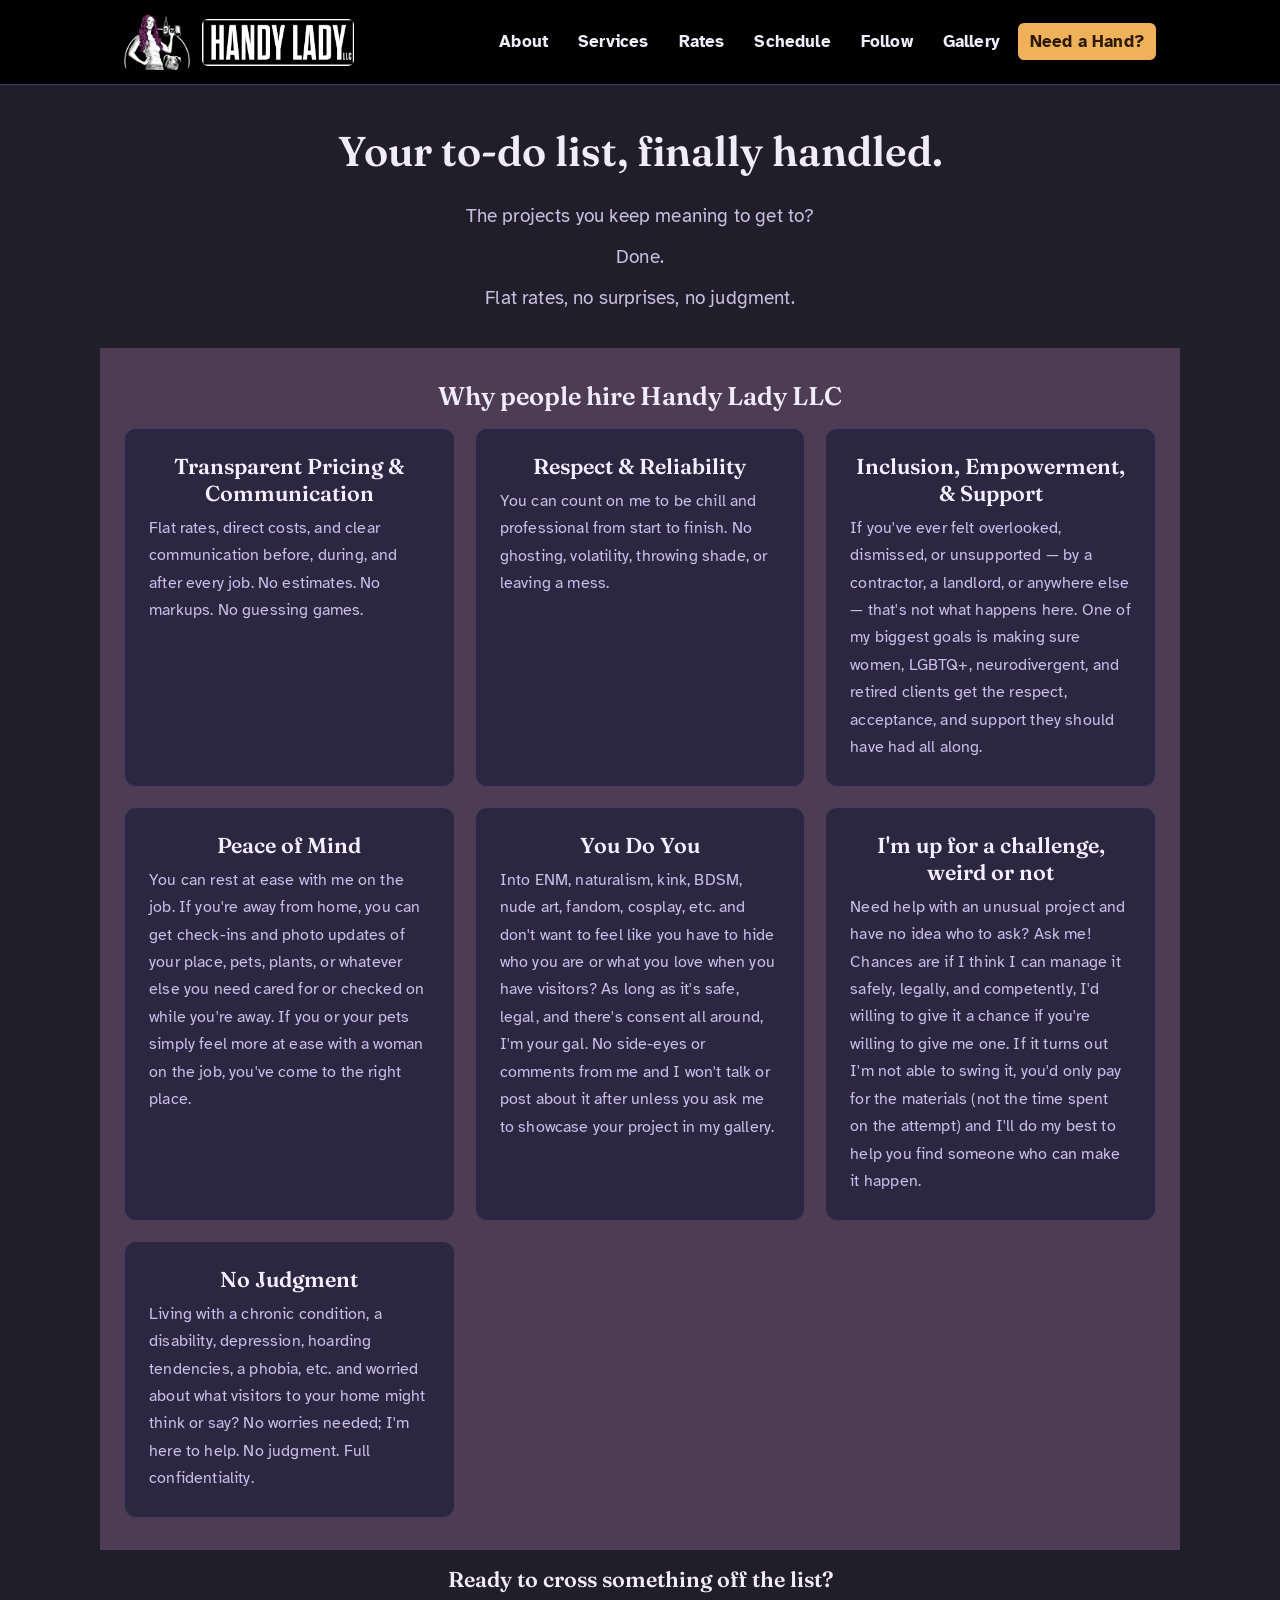
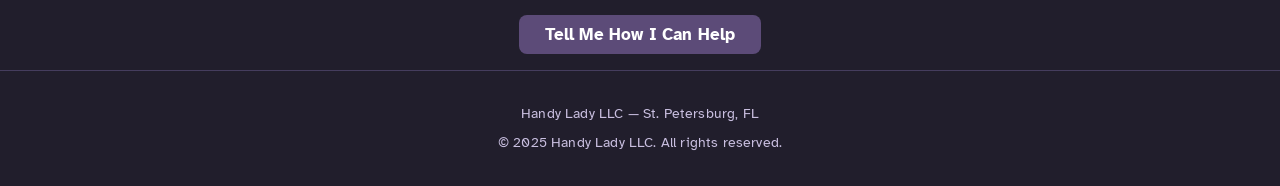
<file: index.html>
<!DOCTYPE html>
<html lang="en">
<head>
<meta charset="UTF-8">
<meta name="viewport" content="width=device-width, initial-scale=1.0">
<title>Handy Lady LLC | Handyperson Services in St. Petersburg, FL</title>
<meta name="description" content="Painting, repairs, maintenance, yard work, assembly, and project help around St. Petersburg, FL. Transparent $40/hr rate, no estimates or guesswork.">
<link rel="preconnect" href="https://fonts.googleapis.com">
<link href="https://fonts.googleapis.com/css2?family=Atkinson+Hyperlegible:wght@400;700&family=Fraunces:opsz,wght@9..144,500;9..144,600&family=IBM+Plex+Mono:wght@400;600&display=swap" rel="stylesheet">
<link rel="stylesheet" href="css/Style.css">
</head>
<body>

<header class="site-header">
<nav>
  <a class="brand" href="index.html">
    <img class="logo-mark" src="Images/HandyLadyLLC_Logo_Compact_No-Name.png" alt="Handy Lady LLC logo mark">
    <img class="logo-name" src="Images/HandyLadyLLC_Logo_Name_Only.png" alt="Handy Lady LLC">
  </a>
  <button class="nav-toggle" aria-label="Menu">☰</button>
  <ul class="nav-links">
    <li><a href="pages/about.html">About</a></li>
    <li><a href="pages/services.html">Services</a></li>
    <li><a href="pages/rates.html">Rates</a></li>
    <li><a href="pages/Schedule.html">Schedule</a></li>
    <li><a href="pages/follow.html">Follow</a></li>
    <li><a href="pages/gallery.html">Gallery</a></li>
    <li><a class="cta" href="pages/contact.html">Need a Hand?</a></li>
  </ul>
</nav>
</header>

<div class="hero" style="display:block;text-align:center;">
  <h1>Your to-do list, finally handled.</h1>
  <p class="tagline" style="margin-left:auto;margin-right:auto;">
    The projects you keep meaning to get to? 
  </p>
  <p class="tagline" style="margin-left:auto;margin-right:auto;">
    Done.
  </p>
  <p class="tagline" style="margin-left:auto;margin-right:auto;">
    Flat rates, no surprises, no judgment.
  </p>
</div>


<div class="section strip">
  <div class="section-head center">
    <h2>Why people hire Handy Lady LLC</h2>
  </div>
  <div class="grid grid-square">
    <div class="card">
      <h3>Transparent Pricing &amp Communication</h3>
      <p>Flat rates, direct costs, and clear communication before, during, and after every job.
      No estimates. No markups. No guessing games.</p>
    </div>
     <div class="card">
      <h3>Respect &amp; Reliability</h3>
      <p>You can count on me to be chill and professional from start to finish. No ghosting, volatility, throwing shade, or leaving a mess.</p>
    </div>
    <div class="card">
      <h3>Inclusion, Empowerment, &amp; Support</h3>
      <p>If you've ever felt overlooked, dismissed, or unsupported — by a contractor, a landlord, or anywhere else — that's not what happens here. One of my biggest goals is making sure women, LGBTQ+, neurodivergent, and retired clients get the respect, acceptance, and support they should have had all along.</p>
    </div>
     <div class="card">
      <h3>Peace of Mind</h3>
      <p>You can rest at ease with me on the job. If you're away from home, you can get check-ins and photo updates of your place, pets, plants, or whatever else you need cared for or checked on while you're away. If you or your pets simply feel more at ease with a woman on the job, you've come to the right place. </p>
    </div>
     <div class="card">
      <h3>You Do You</h3>
      <p>Into ENM, naturalism, kink, BDSM, nude art, fandom, cosplay, etc. and 
        don't want to feel like you have to hide who you are or what you love when you have visitors? 
        As long as it's safe, legal, and there's consent all around, I'm your gal. No side-eyes or comments from me 
        and I won't talk or post about it after unless you ask me to showcase your project in my gallery.</p>
    </div>
    <div class="card">
      <h3>I'm up for a challenge, weird or not</h3>
      <p>Need help with an unusual project and have no idea who to ask? Ask me!
      Chances are if I think I can manage it safely, legally, and competently, I'd willing to give it a chance if you're willing to give me one.
      If it turns out I'm not able to swing it, you'd only pay for the materials (not the time spent on the attempt) 
      and I'll do my best to help you find someone who can make it happen. </p>
    </div>
    <div class="card">
      <h3>No Judgment</h3>
      <p>Living with a chronic condition, a disability, depression, hoarding tendencies, a phobia, etc. and 
        worried about what visitors to your home might think or say? No worries needed;
        I'm here to help. No judgment. Full confidentiality.</p>
    </div>
  </div>
</div>

<div class="section" style="text-align:center;">
  <h2>Ready to cross something off the list?</h2>
  <a class="button" href="pages/contact.html">Tell Me How I Can Help</a>
</div>

<footer>
  <p>Handy Lady LLC &mdash; St. Petersburg, FL</p>
  <p>&copy; 2025 Handy Lady LLC. All rights reserved.</p>
</footer>

<script src="js/main.js"></script>
</body>
</html>
</file>
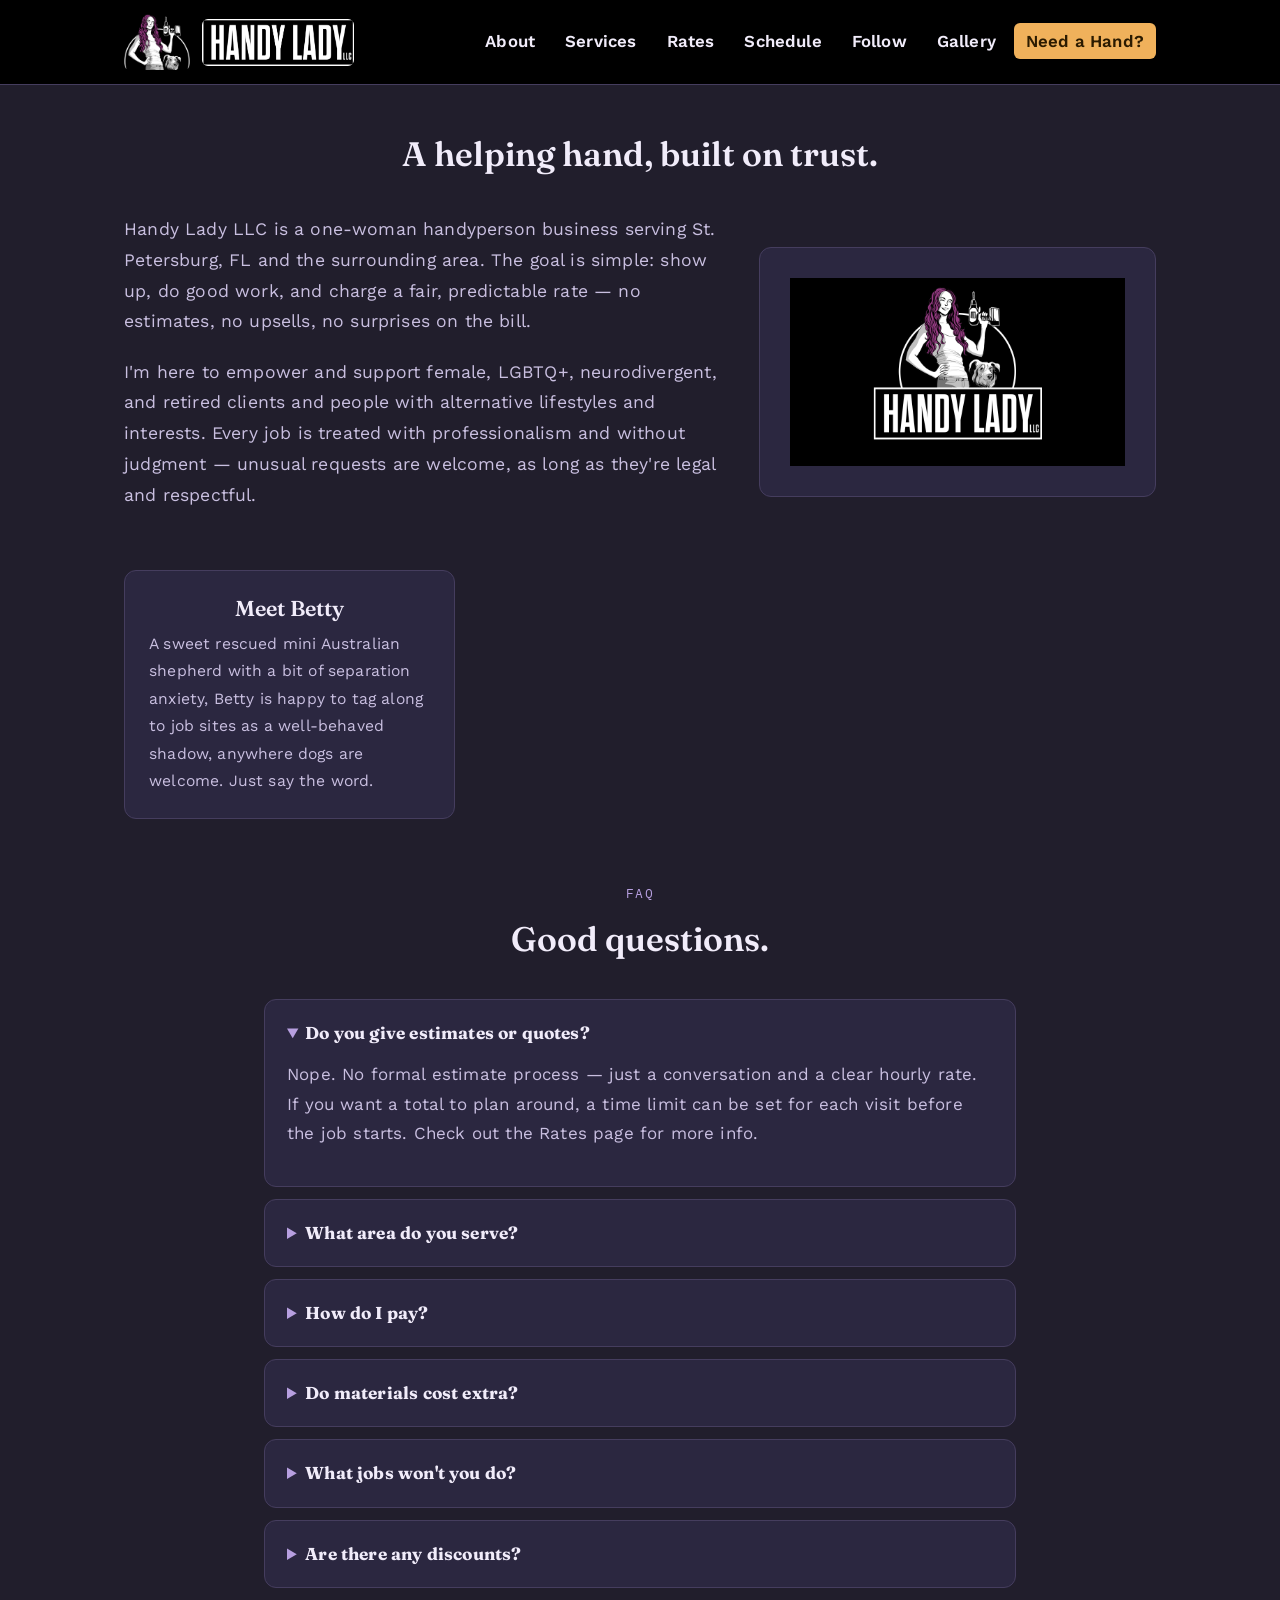
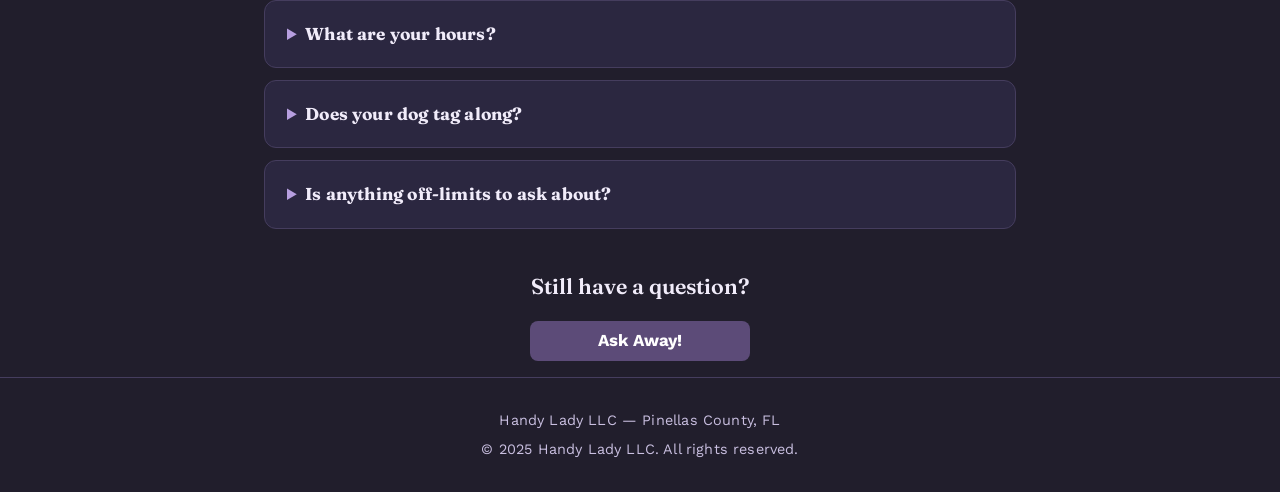
<file: pages/about.html>
<!DOCTYPE html>
<html lang="en">
<head>
<meta charset="UTF-8">
<meta name="viewport" content="width=device-width, initial-scale=1.0">
<title>About | Handy Lady LLC</title>
<meta name="description" content="Handy Lady LLC is a St. Petersburg, FL handyperson business focused on reliable work and a judgment-free experience for every client.">
<link rel="preconnect" href="https://fonts.googleapis.com">
<link href="https://fonts.googleapis.com/css2?family=Fraunces:opsz,wght@9..144,500;9..144,600&family=Work+Sans:wght@400;500;600;700&family=IBM+Plex+Mono:wght@400;600&display=swap" rel="stylesheet">
<link rel="stylesheet" href="../css/Style.css">
</head>
<body>

<header class="site-header">
<nav>
  <a class="brand" href="../index.html">
    <img class="logo-mark" src="../Images/HandyLadyLLC_Logo_Compact_No-Name.png" alt="Handy Lady LLC logo mark">
    <img class="logo-name" src="../Images/HandyLadyLLC_Logo_Name_Only.png" alt="Handy Lady LLC">
  </a>
  <button class="nav-toggle" aria-label="Menu">☰</button>
  <ul class="nav-links">
    <li><a href="about.html">About</a></li>
    <li><a href="services.html">Services</a></li>
    <li><a href="rates.html">Rates</a></li>
    <li><a href="Schedule.html">Schedule</a></li>
    <li><a href="follow.html">Follow</a></li>
    <li><a href="gallery.html">Gallery</a></li>
    <li><a class="cta" href="contact.html">Need a Hand?</a></li>
  </ul>
</nav>
</header>

<div class="page-hero">
  <h1>A helping hand, built on trust.</h1>
</div>

<div class="section" style="padding-top:12px;">
  <div class="hero" style="padding:0;grid-template-columns:1.2fr .8fr;">
    <div>
      <p style="font-size:1.1rem;color:var(--ink-soft);">
        Handy Lady LLC is a one-woman handyperson business serving
        St. Petersburg, FL and the surrounding area. The goal is
        simple: show up, do good work, and charge a fair, predictable
        rate &mdash; no estimates, no upsells, no surprises on the bill.
      </p>
      <p style="font-size:1.1rem;color:var(--ink-soft);">
        I'm here to empower and support female, LGBTQ+, neurodivergent, and retired clients and people with
        alternative lifestyles and interests. Every job is treated with
        professionalism and without judgment &mdash; unusual requests are
        welcome, as long as they're legal and respectful.
      </p>
    </div>
    <div class="hero-art">
      <img src="../Images/HandyLadyLLC_Logo.png" alt="Handy Lady LLC logo">
    </div>
  </div>

  <div class="grid" style="margin-top:40px;">
    <div class="card">
      <h3>Meet Betty</h3>
      <p>
        A sweet rescued mini Australian shepherd with a bit of
        separation anxiety, Betty is happy to tag along to job sites as
        a well-behaved shadow, anywhere dogs are welcome. Just say the word.
      </p>
    </div>
   </div>
</div>

<div class="page-hero">
  <span class="eyebrow">FAQ</span>
  <h1>Good questions.</h1>
</div>

<div class="section" style="padding-top:12px;max-width:800px;">

  <details class="faq-item" open>
    <summary>Do you give estimates or quotes?</summary>
    <p>Nope. No formal estimate process &mdash; just a conversation and a clear hourly rate. 
      If you want a total to plan around, 
      a time limit can be set for each visit before the job starts. 
      Check out the Rates page for more info. </p>
  </details>

  <details class="faq-item">
    <summary>What area do you serve?</summary>
    <p>Anywhere in the Pinellas County given enough availability. 
      Jobs farther away may be possible if scheduled far enough in advance. 
      Select "Need a Hand?" on any page if you'd like to see what's possible.</p>
  </details>

  <details class="faq-item">
    <summary>How do I pay?</summary>
    <p>Check out my Rates page for payment options.</p>
  </details>

  <details class="faq-item">
    <summary>Do materials cost extra?</summary>
    <p>You're charged exactly what the materials cost - no markup. 
      We'll talk through what's needed before the visit. 
      Time spent doing that and gathering materials before the job starts isn't billed. 
      If a supply run is needed mid-job, it's on the clock but you'll know what's being picked up and from where first.</p>
  </details>

  <details class="faq-item">
    <summary>What jobs won't you do?</summary>
    <p>Check out the list at the bottom of my Services page.</p>
  </details>

  <details class="faq-item">
    <summary>Are there any discounts?</summary>
    <p>Yes, check out the list at the bottom of my Rates page.</p>
  </details>

  <details class="faq-item">
    <summary>What are your hours?</summary>
    <p>Visit the Schedule page to see my availability. 
      Select "Need a Hand?" at the top of any page to see about scheduling a job. </a>.</p>
  </details>

  <details class="faq-item">
    <summary>Does your dog tag along?</summary>
    <p>If you're a fan of four-legged friends, Betty &mdash; 
      a well-behaved rescued mini Australian shepherd &mdash; 
      is happy to tag along wherever dogs are welcome. 
      Just mention it when you reach out.</p>
  </details>

  <details class="faq-item">
    <summary>Is anything off-limits to ask about?</summary>
    <p>Unusual requests are genuinely welcome, as long as they're legal and respectful. 
      While sex work is valid, massges are fantastic, and spankings can be fun, those are not services that I offer. </p>
  </details>

</div>

<div class="section" style="text-align:center;">
  <h2>Still have a question?</h2>
  <a class="button" href="contact.html">Ask Away!</a>
</div>

<footer>
  <p>Handy Lady LLC &mdash; Pinellas County, FL</p>
  <p>&copy; 2025 Handy Lady LLC. All rights reserved.</p>
</footer>

</body>
</html>
</file>
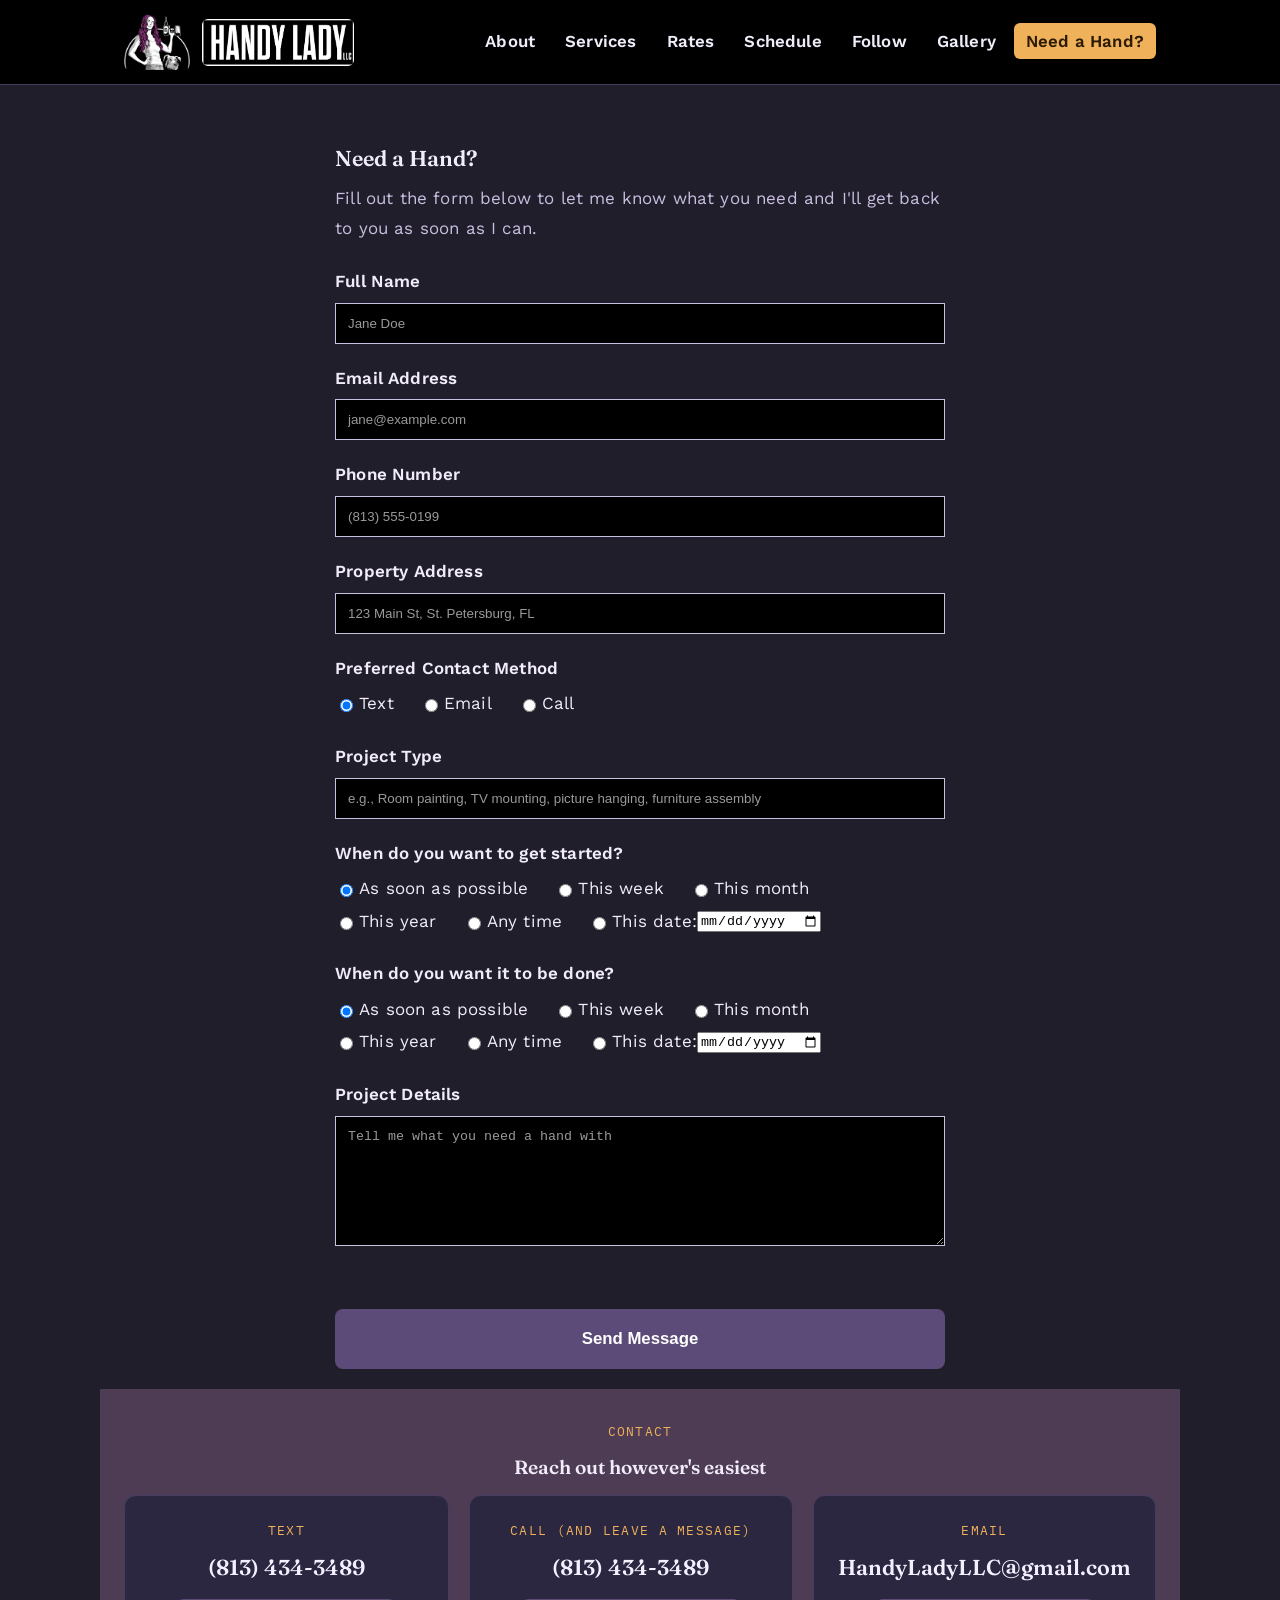
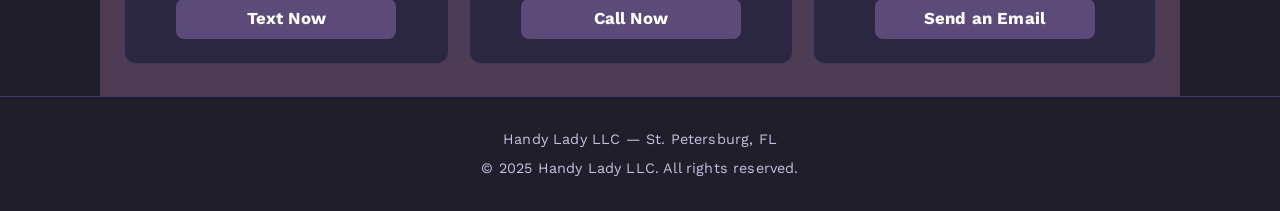
<file: pages/contact.html>
<!DOCTYPE html>
<html lang="en">
<head>
<meta charset="UTF-8">
<meta name="viewport" content="width=device-width, initial-scale=1.0">
<title>Need a Hand? | Handy Lady LLC</title>
<meta name="description" content="Get in touch with Handy Lady LLC by text, call, email, or Facebook Messenger.">
<link rel="preconnect" href="https://fonts.googleapis.com">
<link href="https://fonts.googleapis.com/css2?family=Fraunces:opsz,wght@9..144,500;9..144,600&family=Work+Sans:wght@400;500;600;700&family=IBM+Plex+Mono:wght@400;600&display=swap" rel="stylesheet">
<link rel="stylesheet" href="../css/Style.css">

<!-- Web3Forms native hCaptcha anti-spam script -->
<script src="https://web3forms.com" async defer></script>
</head>
<body>
  
<header class="site-header">
<nav>
  <a class="brand" href="../index.html">
    <img class="logo-mark" src="../Images/HandyLadyLLC_Logo_Compact_No-Name.png" alt="Handy Lady LLC logo mark">
    <img class="logo-name" src="../Images/HandyLadyLLC_Logo_Name_Only.png" alt="Handy Lady LLC">
  </a>
  <button class="nav-toggle" aria-label="Menu">☰</button>
  <ul class="nav-links">
    <li><a href="about.html">About</a></li>
    <li><a href="services.html">Services</a></li>
    <li><a href="rates.html">Rates</a></li>
    <li><a href="Schedule.html">Schedule</a></li>
    <li><a href="follow.html">Follow</a></li>
    <li><a href="gallery.html">Gallery</a></li>
    <li><a class="cta" href="contact.html">Need a Hand?</a></li>
  </ul>
</nav>
</header>

<!-- Minimal Layout Container for Form Formats -->
<style>
    .webform-section {
        padding: var(--section-padding, 60px 20px 20px 20px);
        max-width: 650px;
        margin: 0 auto;
    }
    .form-group {
        margin-bottom: 20px;
    }
    .form-label {
        display: block;
        margin-bottom: 6px;
        font-weight: 600;
    }
    .form-control {
        width: 100%;
        padding: 12px;
        box-sizing: border-box;
        background-color: #000000; /* Sets input fields background to black */
        color: #ffffff;            /* Sets text typed by user to white */
        border: 1px solid var(--ink-soft, #cbd5e1); /* Subtle border contour */
    }
    /* Styles placeholder text visibility inside dark fields */
    .form-control::placeholder {
        color: rgba(255, 255, 255, 0.6);
        opacity: 1;
    }
    /* Adjusts the dropdown selection arrow color on dark backgrounds */
    select.form-control {
        color: #ffffff;
    }
    textarea.form-control {
        resize: vertical;
        min-height: 130px;
    }
    .radio-group, .select-group {
        display: block;
    }
    .radio-label {
        display: inline-flex;
        align-items: center;
        margin-right: 20px;
        font-weight: 400;
        cursor: pointer;
    }
    .radio-label input {
        margin-right: 6px;
    }
    .captcha-group {
        margin: 20px 0;
        display: flex;
        justify-content: flex-start;
    }
    .form-submit-container {
        margin-top: 24px;
    }
    /* Inherits your native .button styling layout with custom height constraints */
    .submit-btn-scaled {
        width: 100%;
        padding-top: 18px;    
        padding-bottom: 18px; 
        cursor: pointer;
    }
</style>

<main class="webform-section">
    <div class="form-header">
        <h2>Need a Hand?</h2>
        <p style="color:var(--ink-soft); margin-bottom: 24px; max-width: 60ch;">Fill out the form below to let me know what you need and I'll get back to you as soon as I can.</p>
    </div>

    <!-- Web3Forms Custom Processing Endpoint -->
    <form action="https://web3forms.com" method="POST" class="contact-form">
        
        <!-- Secure Access Key Routing Identification -->
        <input type="hidden" name="access_key" value="a3cb930e-8cb9-4514-9f7f-7fa160f9bbb8">
        
        <!-- DYNAMIC CUSTOM SUBJECT LINE -->
        <input type="hidden" name="subject" value="Contact Request from {{name}}">

        <!-- Basic Client Details -->
        <div class="form-group">
            <label class="form-label" for="name">Full Name</label>
            <input class="form-control" type="text" id="name" name="name" required placeholder="Jane Doe">
        </div>

        <div class="form-group">
            <label class="form-label" for="email">Email Address</label>
            <input class="form-control" type="email" id="email" name="email" required placeholder="jane@example.com">
        </div>

        <!-- Phone Number Field -->
        <div class="form-group">
            <label class="form-label" for="phone">Phone Number</label>
            <input class="form-control" type="tel" id="phone" name="phone" required placeholder="(813) 555-0199">
        </div>

        <!-- Property Location Address Field -->
        <div class="form-group">
            <label class="form-label" for="address">Property Address</label>
            <input class="form-control" type="text" id="address" name="address" required placeholder="123 Main St, St. Petersburg, FL">
        </div>

        <!-- Preferred Contact Method Selection Fields -->
        <div class="form-group">
            <span class="form-label">Preferred Contact Method</span>
            <div class="radio-group">
                <label class="radio-label">
                    <input type="radio" name="preferred_contact" value="Text" checked> Text
                </label>
                <label class="radio-label">
                    <input type="radio" name="preferred_contact" value="Email"> Email
                </label>
                <label class="radio-label">
                    <input type="radio" name="preferred_contact" value="Call"> Call
                </label>
            </div>
        </div>

        <!-- Project Overview Details -->
        <div class="form-group">
            <label class="form-label" for="project_type">Project Type</label>
            <input class="form-control" type="text" id="project_type" name="project_type" required placeholder="e.g., Room painting, TV mounting, picture hanging, furniture assembly">
        </div>

      <!-- Desired Start Date (Updated to Radio Button Stack with Inline Date Selector) -->
        <div class="form-group">
            <span class="form-label">When do you want to get started?</span>
            <div class="radio-group-stack">
                <label class="radio-label">
                    <input type="radio" name="desired_start_date" value="As soon as possible" checked> As soon as possible
                </label>
                <label class="radio-label">
                    <input type="radio" name="desired_start_date" value="This week"> This week
                </label>
                <label class="radio-label">
                    <input type="radio" name="desired_start_date" value="This month"> This month
                </label>
                <label class="radio-label">
                    <input type="radio" name="desired_start_date" value="This year"> This year
                </label>
                <label class="radio-label">
                    <input type="radio" name="desired_start_date" value="Any time"> Any time
                </label>
                <label class="radio-label">
                    <input type="radio" name="desired_start_date" value="Specific Date" id="start_date_specific_radio"> This date: 
                    <input class="inline-date-picker" type="date" name="custom_start_date" aria-label="Custom specific start date">
                </label>
            </div>
        </div>

         <!-- Desired Completion Date (Updated to perfectly match Desired Start Date layout) -->
        <div class="form-group">
            <span class="form-label">When do you want it to be done?</span>
            <div class="radio-group-stack">
                <label class="radio-label">
                    <input type="radio" name="desired_completion_date" value="As soon as possible" checked> As soon as possible
                </label>
                <label class="radio-label">
                    <input type="radio" name="desired_completion_date" value="This week"> This week
                </label>
                <label class="radio-label">
                    <input type="radio" name="desired_completion_date" value="This month"> This month
                </label>
                <label class="radio-label">
                    <input type="radio" name="desired_completion_date" value="This year"> This year
                </label>
                <label class="radio-label">
                    <input type="radio" name="desired_completion_date" value="Any time"> Any time
                </label>
                <label class="radio-label">
                    <input type="radio" name="desired_completion_date" value="Specific Date"> This date: 
                    <input class="inline-date-picker" type="date" name="custom_completion_date" aria-label="Custom specific completion date">
                </label>
            </div>
        </div>


        <!-- Message Box -->
        <div class="form-group-tight">
            <label class="form-label" for="message">Project Details</label>
            <textarea class="form-control" id="message" name="message" required placeholder="Tell me what you need a hand with"></textarea>
        </div>

        <!-- Silent Bot Trap Field -->
        <input type="text" name="_gotcha" style="display:none">

        <!-- Visual hCaptcha Checkbox Module -->
        <div class="captcha-group">
            <div class="h-captcha" data-captcha="true"></div>
        </div>

        <!-- Form Button updated to use the .button class structure from your cards -->
        <div class="form-submit-container">
            <button type="submit" class="button submit-btn-scaled">Send Message</button>
        </div>

    </form>
</main>

<div class="section strip">
  <div class="section-head center">
      <span class="eyebrow">Contact</span>
  <h3>Reach out however's easiest</h3>
</div>

<div class="grid grid-square">
    <!-- Added contact-card-centered class below -->
    <div class="card contact-card-centered">
      <span class="eyebrow">Text</span>
      <h3>(813) 434-3489</h3>
      <a class="button" href="sms:+18134343489">Text Now</a>
    </div>

    <!-- Added contact-card-centered class below -->
    <div class="card contact-card-centered">
      <span class="eyebrow">Call (and leave a message)</span>
      <h3>(813) 434-3489</h3>
      <a class="button" href="tel:+18134343489">Call Now</a>
    </div>

    <!-- Added contact-card-centered class below -->
    <div class="card contact-card-centered">
      <span class="eyebrow">Email</span>
      <h3>HandyLadyLLC@gmail.com</h3>
      <a class="button" href="mailto:HandyLadyLLC@gmail.com">Send an Email</a>
    </div>

  </div>
</div>
<footer>
  <p>Handy Lady LLC &mdash; St. Petersburg, FL </p>
  <p>&copy; 2025 Handy Lady LLC. All rights reserved.</p>
</footer>

</body>
</html>
</file>
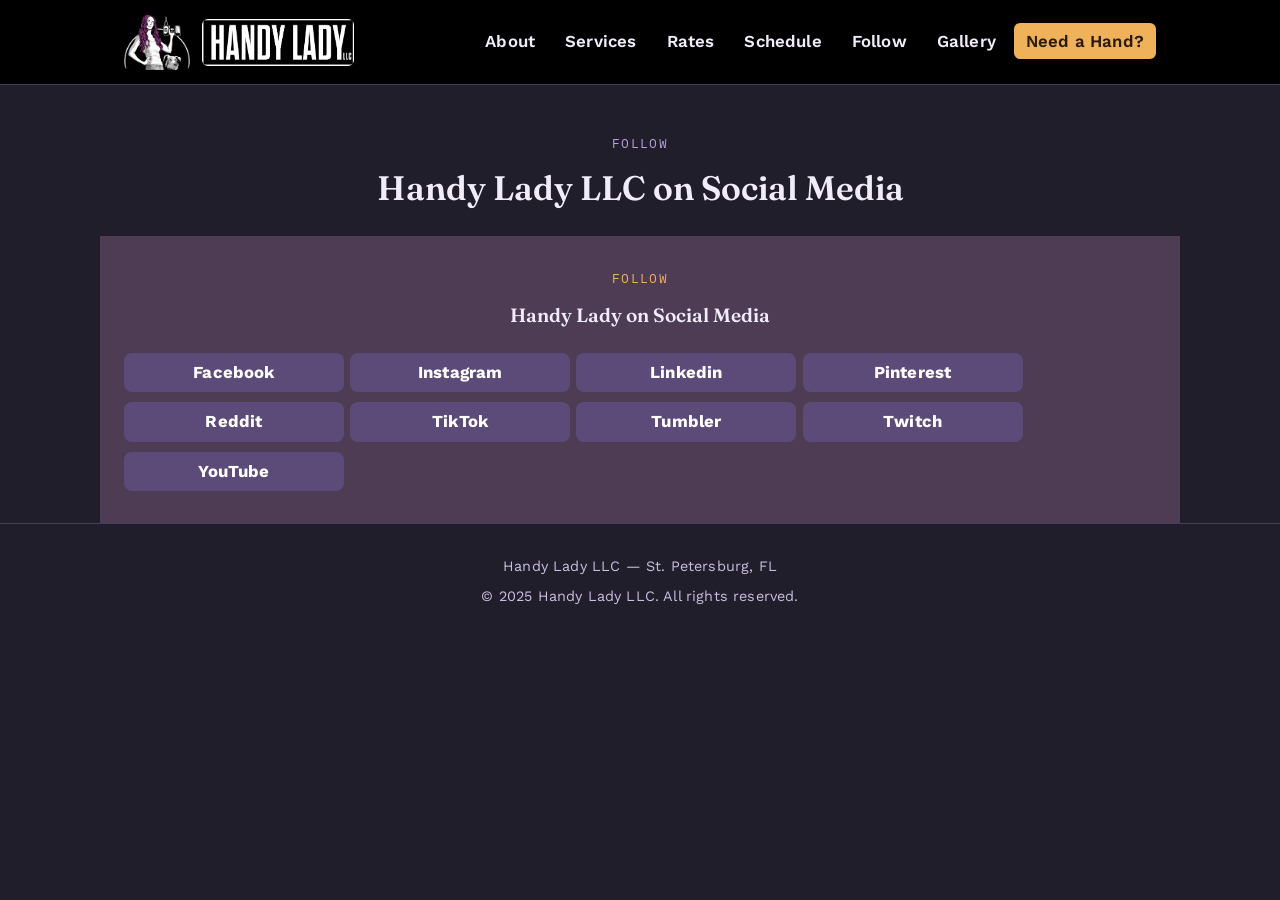
<file: pages/follow.html>
<!DOCTYPE html>
<html lang="en">
<head>
<meta charset="UTF-8">
<meta name="viewport" content="width=device-width, initial-scale=1.0">
<title>Follow | Handy Lady LLC</title>
<meta name="description" content="Handy Lady LLC Social Media">
<link rel="preconnect" href="https://fonts.googleapis.com">
<link href="https://fonts.googleapis.com/css2?family=Fraunces:opsz,wght@9..144,500;9..144,600&family=Work+Sans:wght@400;500;600;700&family=IBM+Plex+Mono:wght@400;600&display=swap" rel="stylesheet">
<link rel="stylesheet" href="../css/Style.css">
</head>
<body>

<header class="site-header">
<nav>
  <a class="brand" href="../index.html">
    <img class="logo-mark" src="../Images/HandyLadyLLC_Logo_Compact_No-Name.png" alt="Handy Lady LLC logo mark">
    <img class="logo-name" src="../Images/HandyLadyLLC_Logo_Name_Only.png" alt="Handy Lady LLC">
  </a>
  <button class="nav-toggle" aria-label="Menu">☰</button>
  <ul class="nav-links">
    <li><a href="about.html">About</a></li>
    <li><a href="services.html">Services</a></li>
    <li><a href="rates.html">Rates</a></li>
    <li><a href="Schedule.html">Schedule</a></li>
    <li><a href="follow.html">Follow</a></li>
    <li><a href="gallery.html">Gallery</a></li>
    <li><a class="cta" href="contact.html">Need a Hand?</a></li>
  </ul>
</nav>
</header>

<div class="page-hero">
  <span class="eyebrow">Follow</span>
  <h1>Handy Lady LLC on Social Media</h1>
</div>

<div class="section strip">
  <div class="section-head center">
      <span class="eyebrow">Follow</span>
  <h3>Handy Lady on Social Media</h3>
</div>

<div class="button-stack">
  <a class="button submit-btn-scaled" href="https://www.facebook.com/HandyLadyLLC" target="_blank" rel="noopener">Facebook</a>
  <a class="button submit-btn-scaled" href="https://www.instagram.com/handyladyllc" target="_blank" rel="noopener">Instagram</a>
  <a class="button submit-btn-scaled" href="https://www.linkedin.com/company/handy-lady-llc/" target="_blank" rel="noopener">Linkedin</a>
  <a class="button submit-btn-scaled" href="https://www.pinterest.com/handyladyllc/" target="_blank" rel="noopener">Pinterest</a>
  <a class="button submit-btn-scaled" href="https://www.pinterest.com/handyladyllc/" target="_blank" rel="noopener">Reddit</a>
  <a class="button submit-btn-scaled" href="https://www.tiktok.com/@handyladyllc" target="_blank" rel="noopener">TikTok</a>
  <a class="button submit-btn-scaled" href="www.tumblr.com/handyladyllc" target="_blank" rel="noopener">Tumbler</a>  
  <a class="button submit-btn-scaled" href="https://www.twitch.tv/handyladyllc" target="_blank" rel="noopener">Twitch</a>  
  <a class="button submit-btn-scaled" href="https://www.youtube.com/@HandyLadyLLC" target="_blank" rel="noopener">YouTube</a>
  
  </div>
</div>
<footer>
  <p>Handy Lady LLC &mdash; St. Petersburg, FL </p>
  <p>&copy; 2025 Handy Lady LLC. All rights reserved.</p>
</footer>

</body>
</html>
</file>
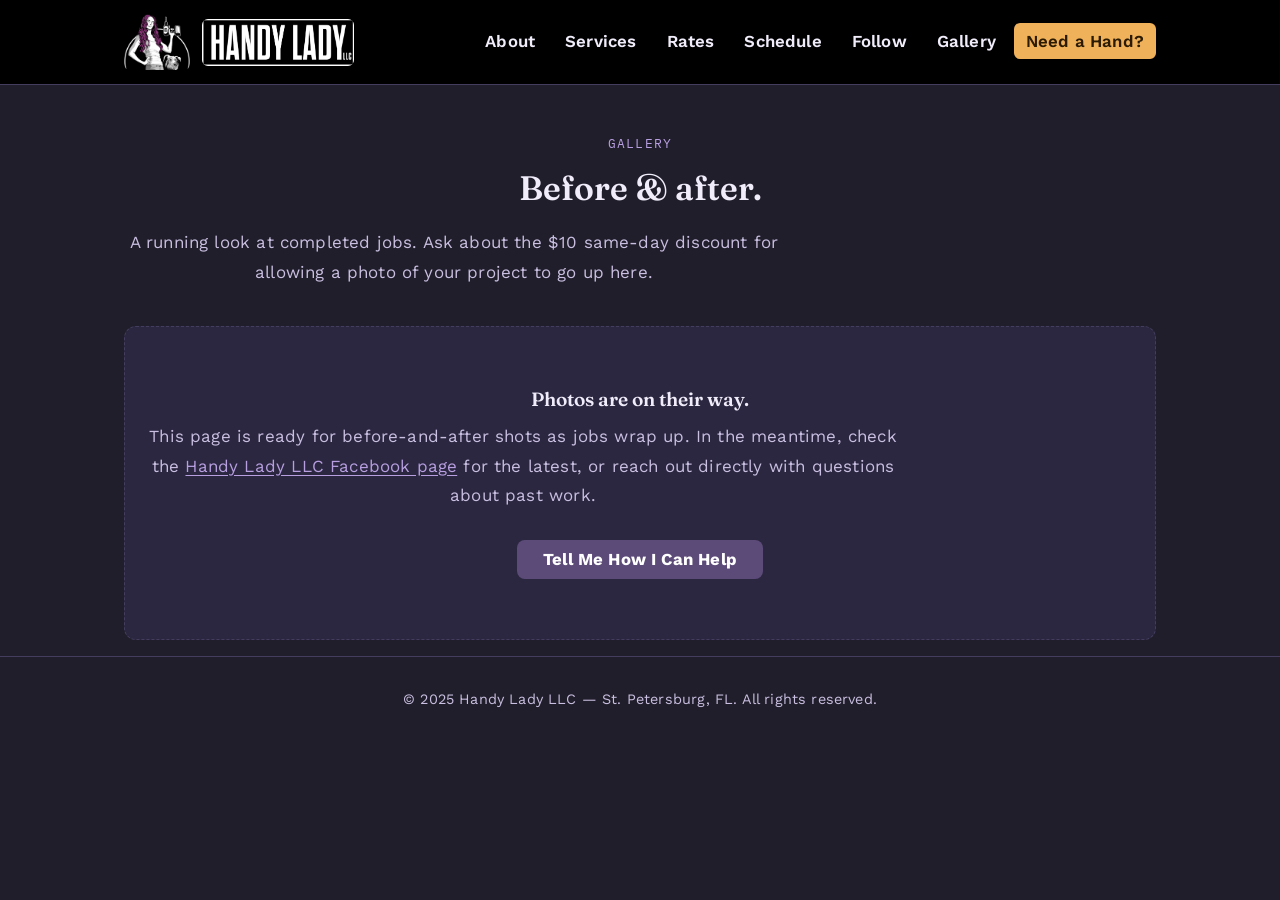
<file: pages/gallery.html>
<!DOCTYPE html>
<html lang="en">
<head>
<meta charset="UTF-8">
<meta name="viewport" content="width=device-width, initial-scale=1.0">
<title>Gallery | Handy Lady LLC</title>
<meta name="description" content="Before-and-after photos of Handy Lady LLC jobs around St. Petersburg, FL.">
<link rel="preconnect" href="https://fonts.googleapis.com">
<link href="https://fonts.googleapis.com/css2?family=Fraunces:opsz,wght@9..144,500;9..144,600&family=Work+Sans:wght@400;500;600;700&family=IBM+Plex+Mono:wght@400;600&display=swap" rel="stylesheet">
<link rel="stylesheet" href="../css/Style.css">
</head>
<body>

<header class="site-header">
<nav>
  <a class="brand" href="../index.html">
    <img class="logo-mark" src="../Images/HandyLadyLLC_Logo_Compact_No-Name.png" alt="Handy Lady LLC logo mark">
    <img class="logo-name" src="../Images/HandyLadyLLC_Logo_Name_Only.png" alt="Handy Lady LLC">
  </a>
  <button class="nav-toggle" aria-label="Menu">☰</button>
  <ul class="nav-links">
    <li><a href="about.html">About</a></li>
    <li><a href="services.html">Services</a></li>
    <li><a href="rates.html">Rates</a></li>
    <li><a href="Schedule.html">Schedule</a></li>
    <li><a href="follow.html">Follow</a></li>
    <li><a href="gallery.html">Gallery</a></li>
    <li><a class="cta" href="contact.html">Need a Hand?</a></li>
  </ul>
</nav>
</header>

<div class="page-hero">
  <span class="eyebrow">Gallery</span>
  <h1>Before &amp; after.</h1>
  <p class="tagline" style="max-width:60ch;color:var(--ink-soft);">
    A running look at completed jobs. Ask about the $10 same-day
    discount for allowing a photo of your project to go up here.
  </p>
</div>

<div class="section" style="padding-top:12px;">
  <!--
    To add a photo: drop the image file in /Images/gallery/ and copy
    one of the <figure> blocks below inside the .grid, updating the
    src and figcaption.

    <figure class="card" style="padding:0;overflow:hidden;">
      <img src="../Images/gallery/example.jpg" alt="Describe the job">
      <figcaption style="padding:16px;color:var(--ink-soft);">Short description of the job</figcaption>
    </figure>
  -->
  <div class="gallery-empty">
    <h3>Photos are on their way.</h3>
    <p>
      This page is ready for before-and-after shots as jobs wrap up.
      In the meantime, check the
      <a href="https://www.facebook.com/HandyLadyLLC/" target="_blank" rel="noopener">Handy Lady LLC Facebook page</a>
      for the latest, or reach out directly with questions about past work.
    </p>
    <a class="button" href="contact.html" style="margin-top:10px;">Tell Me How I Can Help</a>
  </div>
</div>

<footer>
  <p>&copy; 2025 Handy Lady LLC &mdash; St. Petersburg, FL. All rights reserved.</p>
</footer>

<script src="../js/main.js"></script>
</body>
</html>
</file>
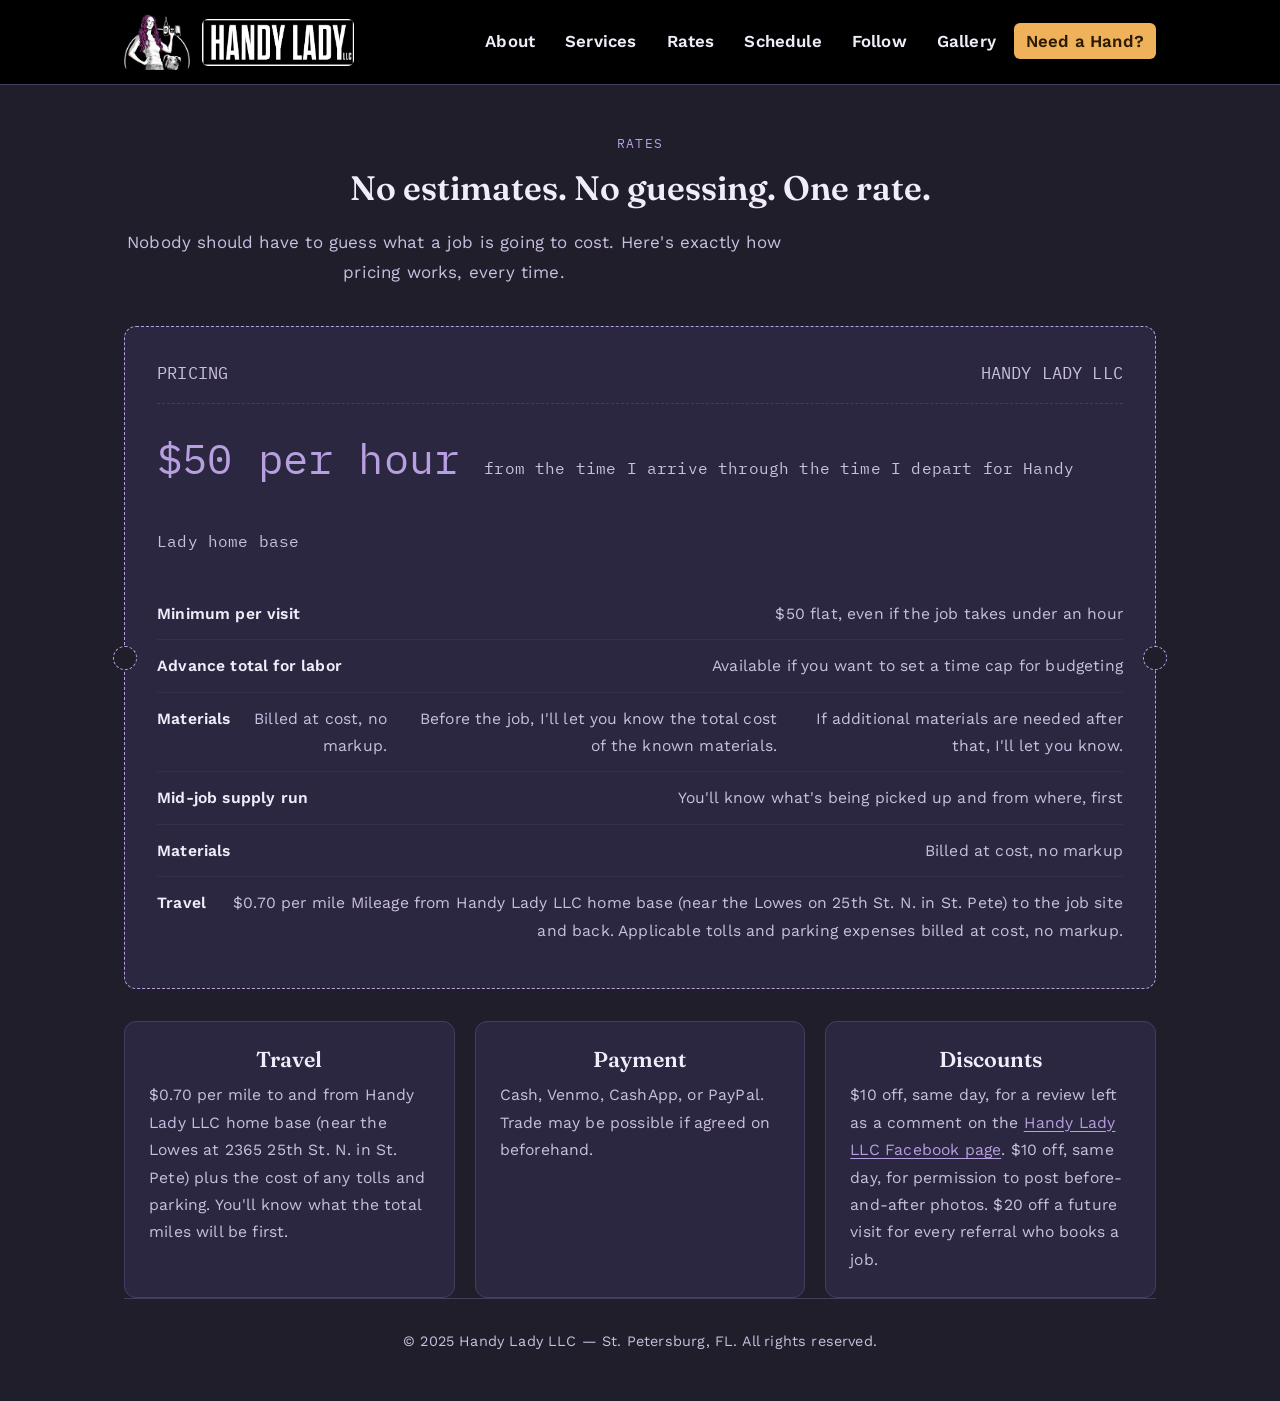
<file: pages/rates.html>
<!DOCTYPE html>
<html lang="en">
<head>
<meta charset="UTF-8">
<meta name="viewport" content="width=device-width, initial-scale=1.0">
<title>Rates | Handy Lady LLC</title>
<meta name="description" content="Flat $50/hour rate, $50 minimum per visit, no estimates or hidden fees. Travel, materials, and discount policy for Handy Lady LLC.">
<link rel="preconnect" href="https://fonts.googleapis.com">
<link href="https://fonts.googleapis.com/css2?family=Fraunces:opsz,wght@9..144,500;9..144,600&family=Work+Sans:wght@400;500;600;700&family=IBM+Plex+Mono:wght@400;600&display=swap" rel="stylesheet">
<link rel="stylesheet" href="../css/Style.css">
</head>
<body>

<header class="site-header">
<nav>
  <a class="brand" href="../index.html">
    <img class="logo-mark" src="../Images/HandyLadyLLC_Logo_Compact_No-Name.png" alt="Handy Lady LLC logo mark">
    <img class="logo-name" src="../Images/HandyLadyLLC_Logo_Name_Only.png" alt="Handy Lady LLC">
  </a>
  <button class="nav-toggle" aria-label="Menu">☰</button>
  <ul class="nav-links">
    <li><a href="about.html">About</a></li>
    <li><a href="services.html">Services</a></li>
    <li><a href="rates.html">Rates</a></li>
    <li><a href="Schedule.html">Schedule</a></li>
    <li><a href="follow.html">Follow</a></li>
    <li><a href="gallery.html">Gallery</a></li>
    <li><a class="cta" href="contact.html">Need a Hand?</a></li>
  </ul>
</nav>
</header>
  
<div class="page-hero">
  <span class="eyebrow">Rates</span>
  <h1>No estimates. No guessing. One rate.</h1>
  <p class="tagline" style="max-width:60ch;color:var(--ink-soft);">
    Nobody should have to guess what a job is going to cost. 
    Here's exactly how pricing works, every time.
  </p>
</div>

<div class="section" style="padding-top:12px;">
  <div class="ticket">
    <div class="ticket-head">
      <span>PRICING</span>
      <span>HANDY LADY LLC</span>
    </div>
    <div class="ticket-rate">$50 per hour <span> from the time I arrive through the time I depart for Handy Lady home base</span></div>
    <dl style="margin:20px 0 0;">
      <div class="line-item">
        <dt>Minimum per visit</dt>
        <dd>$50 flat, even if the job takes under an hour</dd>
      </div>
      <div class="line-item">
        <dt>Advance total for labor</dt>
        <dd>Available if you want to set a time cap for budgeting</dd>
      </div>
      <div class="line-item">
        <dt>Materials</dt>
        <dd>Billed at cost, no markup.</dd>
        <dd>Before the job, I'll let you know the total cost of the known materials.</dd>
        <dd>If additional materials are needed after that, I'll let you know. </dd>
      </div>
      <div class="line-item">
        <dt>Mid-job supply run</dt>
        <dd>You'll know what's being picked up and from where, first</dd>
      </div>
      <div class="line-item">
        <dt>Materials</dt>
        <dd>Billed at cost, no markup</dd>
      </div>
      <div class="line-item">
        <dt>Travel</dt>
        <dd>$0.70 per mile 
          Mileage from Handy Lady LLC home base (near the Lowes on 25th St. N. in St. Pete) to the job site and back.
          Applicable tolls and parking expenses billed at cost, no markup.
        </dd>
      </div>
    </dl>
  </div>

  <div class="grid" style="margin-top:32px;">
    <div class="card">
      <h3>Travel</h3>
      <p>
        $0.70 per mile to and from Handy Lady LLC home base (near the Lowes at 2365 25th St. N. in St. Pete) 
        plus the cost of any tolls and parking. You'll know what the total miles will be first.
      </p>
    </div>
    <div class="card">
      <h3>Payment</h3>
      <p>Cash, Venmo, CashApp, or PayPal. Trade may be possible if agreed on beforehand.</p>
    </div>
    <div class="card">
      <h3>Discounts</h3>
      <p>
        $10 off, same day, for a review left as a comment on the
        <a href="https://www.facebook.com/HandyLadyLLC/" target="_blank" rel="noopener">Handy Lady LLC Facebook page</a>.
        $10 off, same day, for permission to post before-and-after
        photos. $20 off a future visit for every referral who books a job.
      </p>
    </div>
  </div>

<footer>
  <p>&copy; 2025 Handy Lady LLC &mdash; St. Petersburg, FL. All rights reserved.</p>
</footer>

<script src="../js/main.js"></script>
</body>
</html>
</file>
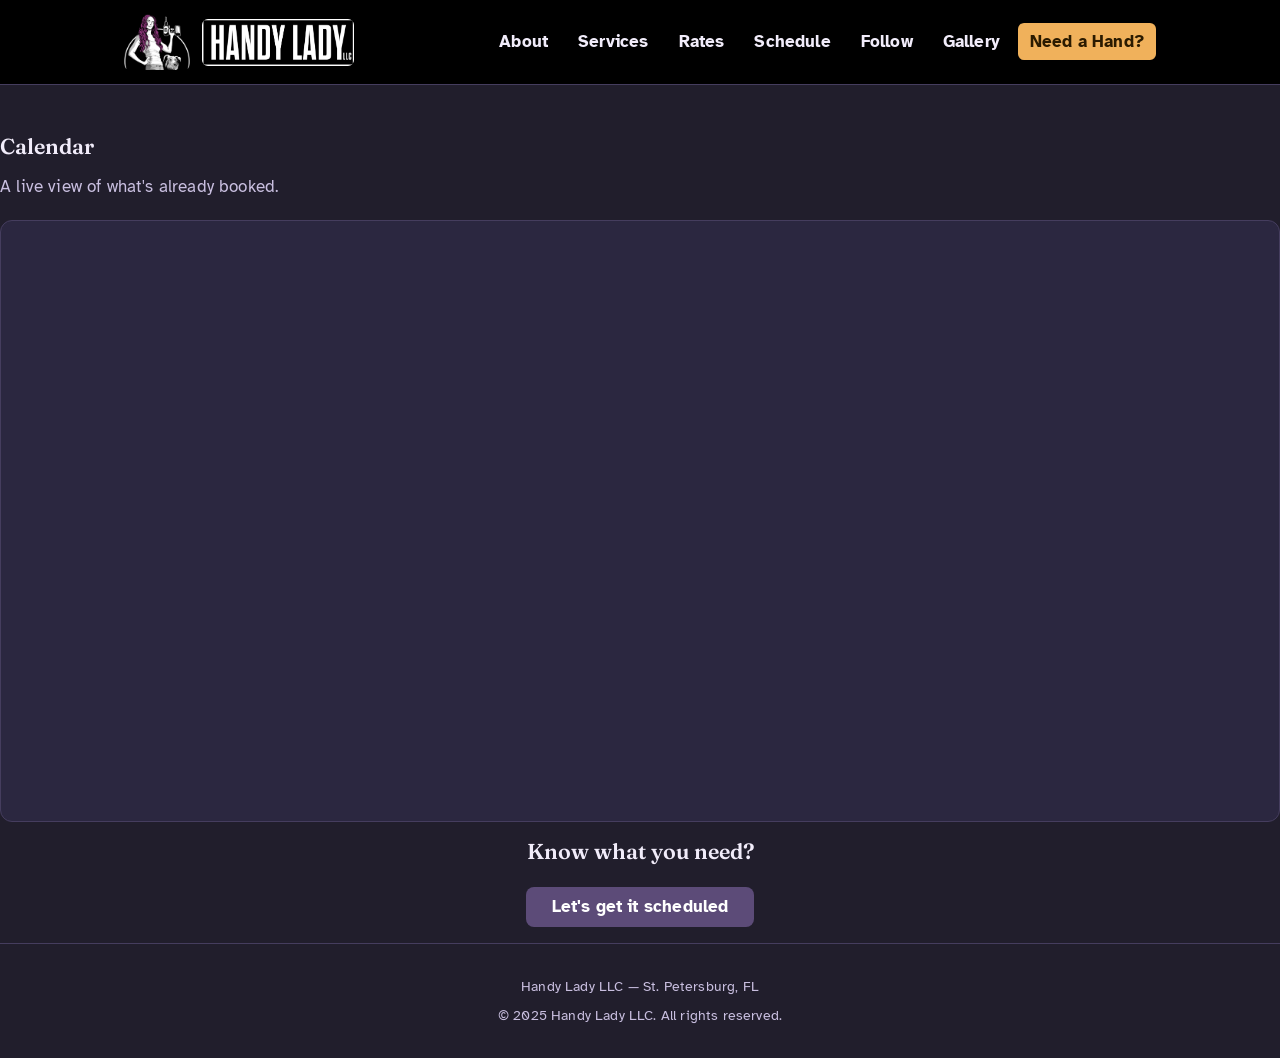
<file: pages/Schedule.html>
<!DOCTYPE html>
<html lang="en">
<head>
<meta charset="UTF-8">
<meta name="viewport" content="width=device-width, initial-scale=1.0">
<title>Schedule | Handy Lady LLC</title>
<meta name="description" content="General availability, calendar, and booking info for Handy Lady LLC.">
<link rel="preconnect" href="https://fonts.googleapis.com">
<link href="https://fonts.googleapis.com/css2?family=Atkinson+Hyperlegible:wght@400;700&family=Fraunces:opsz,wght@9..144,500;9..144,600&family=IBM+Plex+Mono:wght@400;600&display=swap" rel="stylesheet">
<link rel="stylesheet" href="../css/Style.css">
</head>
<body>

<header class="site-header">
<nav>
  <a class="brand" href="../index.html">
    <img class="logo-mark" src="../Images/HandyLadyLLC_Logo_Compact_No-Name.png" alt="Handy Lady LLC logo mark">
    <img class="logo-name" src="../Images/HandyLadyLLC_Logo_Name_Only.png" alt="Handy Lady LLC">
  </a>
  <button class="nav-toggle" aria-label="Menu">☰</button>
  <ul class="nav-links">
    <li><a href="about.html">About</a></li>
    <li><a href="services.html">Services</a></li>
    <li><a href="rates.html">Rates</a></li>
    <li><a href="Schedule.html">Schedule</a></li>
    <li><a href="follow.html">Follow</a></li>
    <li><a href="gallery.html">Gallery</a></li>
    <li><a class="cta" href="contact.html">Need a Hand?</a></li>
  </ul>
</nav>
</header>
  
  <div class="section-head" style="margin-top:48px;">
    <h2>Calendar</h2>
    <p style="color:var(--ink-soft);">A live view of what's already booked.</p>
  </div>
 <div class="card" style="padding:0;overflow:hidden;">
    <iframe
      src="https://calendar.google.com/calendar/embed?height=600&wkst=2&ctz=America%2FNew_York&showPrint=0&mode=WEEK&title=Handy%20Lady%20LLC&showCalendars=0&showTabs=0&src=aGFuZHlsYWR5bGxjQGdtYWlsLmNvbQ&color=%23C9A6F5"
      style="border:0;width:100%;height:600px;display:block;"
      loading="lazy"
      title="Handy Lady LLC availability calendar">
    </iframe>
  </div>

<div class="section" style="text-align:center;">
  <h2>Know what you need? </h2>
  <a class="button" href="contact.html">Let's get it scheduled</a>
</div>

<footer>
  <p>Handy Lady LLC &mdash; St. Petersburg, FL</p>
  <p>&copy; 2025 Handy Lady LLC. All rights reserved.</p>
</footer>

<script src="../js/main.js"></script>
</body>
</html>
</file>
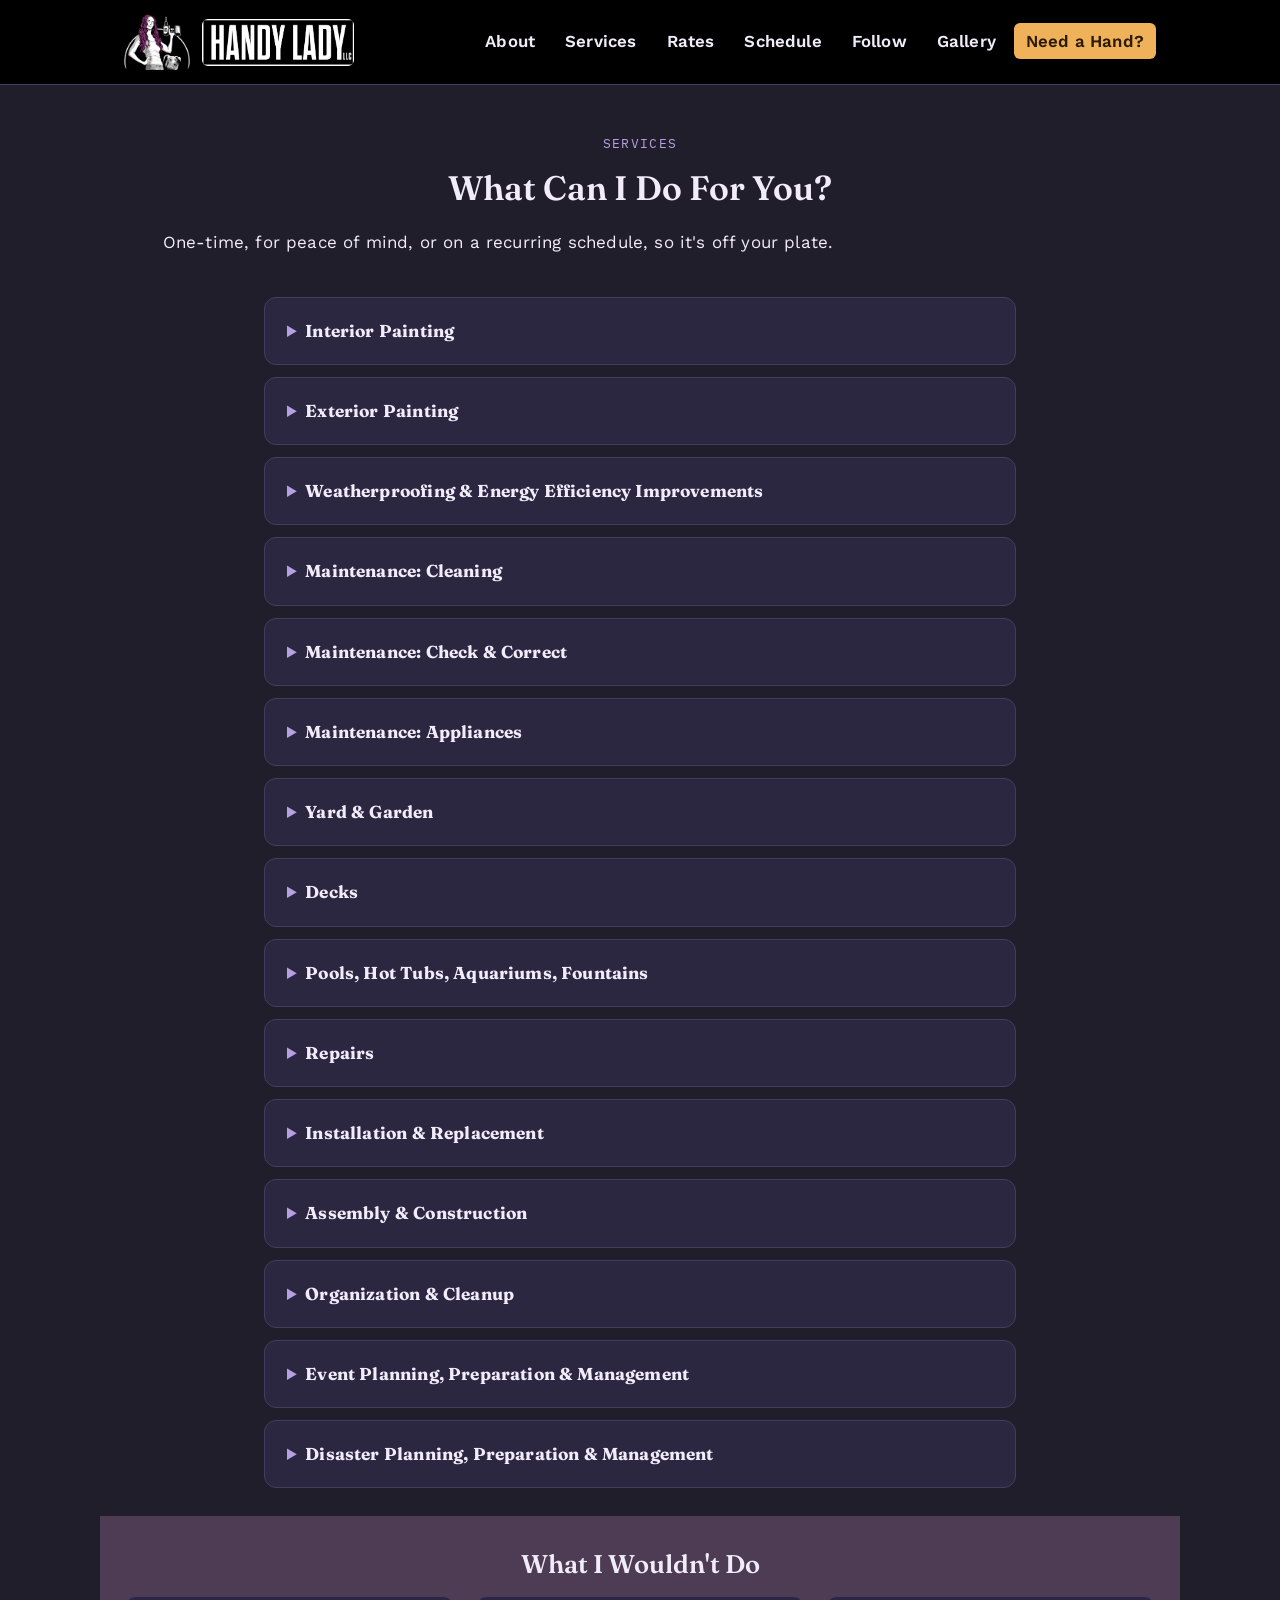
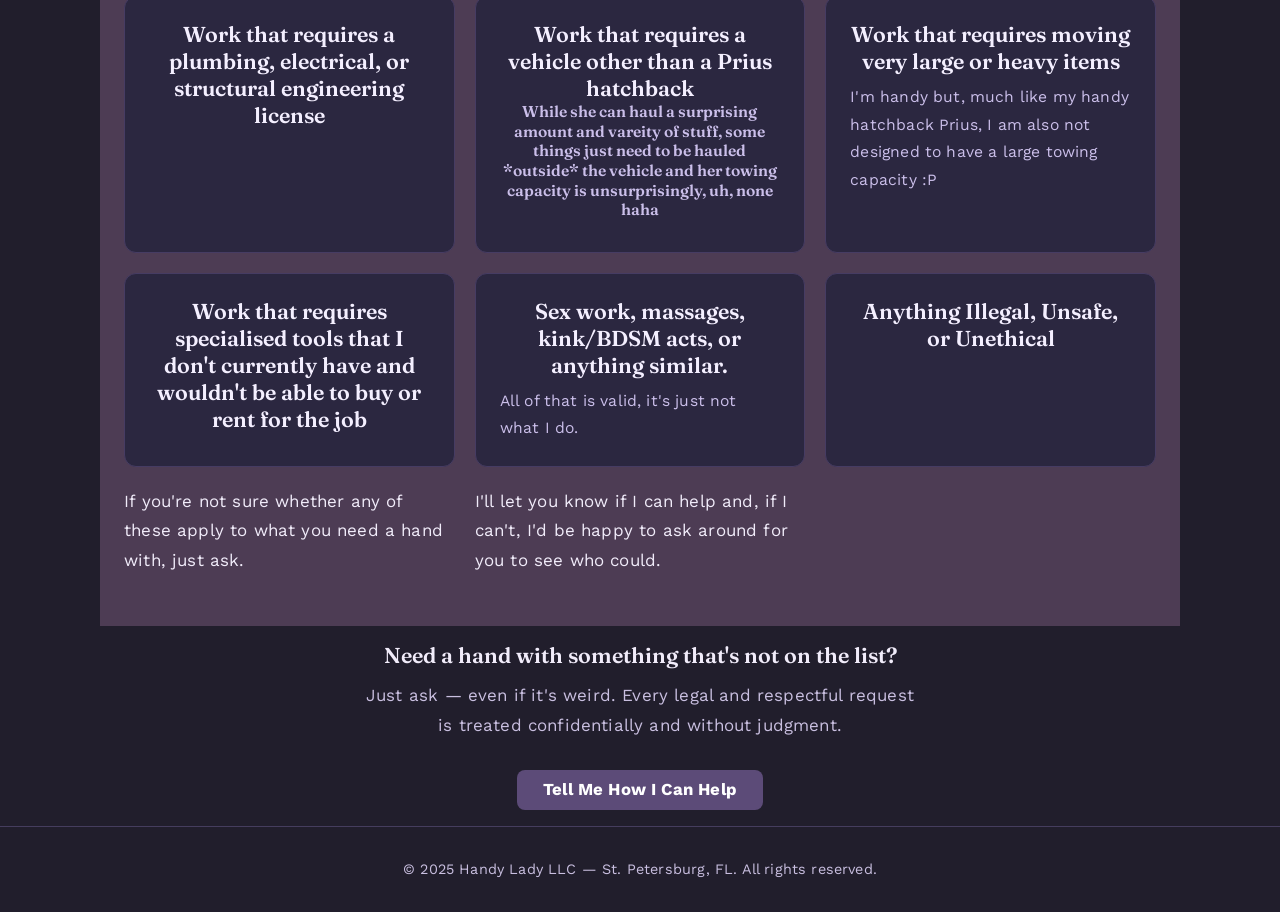
<file: pages/services.html>
<!DOCTYPE html>
<html lang="en">
<head>
<meta charset="UTF-8">
<meta name="viewport" content="width=device-width, initial-scale=1.0">
<title>Services | Handy Lady LLC</title>
<meta name="description" content="Full list of handyperson services: painting, home and appliance maintenance, yard and deck work, repairs, installation, assembly, project help, and event and disaster prep.">
<link rel="preconnect" href="https://fonts.googleapis.com">
<link href="https://fonts.googleapis.com/css2?family=Fraunces:opsz,wght@9..144,500;9..144,600&family=Work+Sans:wght@400;500;600;700&family=IBM+Plex+Mono:wght@400;600&display=swap" rel="stylesheet">
<link rel="stylesheet" href="../css/Style.css">
</head>
<body>

<header class="site-header">
<nav>
  <a class="brand" href="../index.html">
    <img class="logo-mark" src="../Images/HandyLadyLLC_Logo_Compact_No-Name.png" alt="Handy Lady LLC logo mark">
    <img class="logo-name" src="../Images/HandyLadyLLC_Logo_Name_Only.png" alt="Handy Lady LLC">
  </a>
  <button class="nav-toggle" aria-label="Menu">☰</button>
  <ul class="nav-links">
    <li><a href="about.html">About</a></li>
    <li><a href="services.html">Services</a></li>
    <li><a href="rates.html">Rates</a></li>
    <li><a href="Schedule.html">Schedule</a></li>
    <li><a href="follow.html">Follow</a></li>
    <li><a href="gallery.html">Gallery</a></li>
    <li><a class="cta" href="contact.html">Need a Hand?</a></li>
  </ul>
</nav>
</header>


<div class="page-hero">
  <span class="eyebrow">Services</span>
  <h1>What Can I Do For You?</h1>
  <p class="tagline" style="max-width:60ch;color:var(--ink-soft);">
  <p> One-time, for peace of mind, or on a recurring schedule, so it's off your plate.</p>
</div>

<div class="section" style="padding-top:12px;max-width:800px;">

  <details class="faq-item">
    <summary>Interior Painting</summary>
      <ul class="tag-list">
        <li>Walls &amp; Ceilings</li>
        <li>Trim &amp; Baseboards</li>
        <li>Doors &amp; Entryways</li>
        <li>Cabinets &amp; Shelving</li>
        <li>Staircases &amp; Railings</li>
        <li>Furniture &amp; Appliances</li>
      </ul>
  </details>
  
  <details class="faq-item">
    <summary>Exterior Painting</summary>
      <ul class="tag-list">
        <li>Siding</li>
        <li>Trim &amp; Architectural Accents</li>
        <li>Doors &amp; Entryways</li>
        <li>Decks &amp; Porches</li>
        <li>Fences &amp; Gates</li>
        <li>Outbuildings</li>
        <li>Outdoor Furniture</li>
      </ul>
  </details>

  <details class="faq-item">
    <summary>Weatherproofing &amp; Energy Efficiency Improvements</summary>
      <ul class="tag-list">
        <li>Caulking &amp; Sealing</li>
        <li>Weatherstripping</li>
        <li>Gutters &amp; Downspouts</li>
        <li>Insulating</li>
        <li>HVAC Condenser Coil Cleaning</li>
        <li>Refrigerator/Freezer Gasket Cleaning</li>
        <li>Solar Panel Cleaning</li>
      </ul>
  </details>

   <details class="faq-item">
    <summary>Maintenance: Cleaning</summary>
      <ul class="tag-list">
       <li>Gutters &amp; Downspouts</li>
        <li>Dryer Vents</li>
        <li>Driveway &amp; Sidewalk Pressure Washing</li>
        <li>Porch &amp; Patio Pressure Washing</li>
        <li>Siding &amp; Fences</li>
        <li>HVAC Condensate Lines &amp; Condenser Coils</li>
        <li>Pools, Spas, &amp; Saunas</li>
        <li>Dishwasher Filters &amp; Spray Arms</li>
        <li>Garbage Disposals</li>
        <li>Washing Machine Interiors & Gaskets</li>
        <li>Refrigerator &amp; Freezer Interiors & Gaskets</li>
        <li>Air Registers &amp; Return Vents</li>
        <li>Window Tracks &amp; Drain Holes"</li>
        <li>Kitchen &amp; Bathroom Exhaust Fans</li>
        <li>Ceiling Fan Blades</li>
        <li>Solar Panels</li>
      </ul>
  </details>

   <details class="faq-item">
    <summary>Maintenance: Check &amp; Correct</summary>
      <ul class="tag-list">
        <li>Smoke &amp; CO detectors</li> 
        <li>Fire Extinguishers</li>
        <li>Gutters &amp; Downspouts</li>
        <li>Dryer Vents</li>
        <li>Washing Machine Hoses<li/>
        <li>Sump Pumps</li>
        <li>HVAC Condensate Drain/Pump</li>
        <li>Sump Pumps</li>
        <li>Irrigation Systems</li>
        <li>Pool, Spa, &amp; Aquarium Water Chemistry</li>
      </ul>
  </details>

    <details class="faq-item">
    <summary> Maintenance: Appliances</summary>
      <ul class="tag-list">
      <li>Water Heater: Flush Sediment, Check/Replace Anode Rods, &amp; Check Pressure Release Valve</li>
      <li>Dryer: Clean Vent &amp; Check Gaskets</li>
      <li>Washer: Clean &amp; Check Gaskets
      <li>Dishwasher: Clean Strainer &amp; Spray Arms</li>
      <li>Refrigerator/Freezer/Wine Cooler: Clean Coils, Check Gaskets, Check Temperatures, &amp; Replace Water Filters</li>
      <li>Garbage Disposal: Clean &amp; Sharpen Blades</li>
      <li>Filter Replacement/Cleaning: Furnace/AC, Range Vent, Air Purifiers, etc.</li>
      <li>Dehumidifier: Clean Air Filter, Water Bucket, Drain Hose, &amp Coils; Test Float Switch, &amp;Inspect Power Cord</li>
      <li>Central Vacuum: Empty Canister &amp; Check Inlet Seals</li>
      </ul>
  </details>

  <details class="faq-item">
    <summary> Yard &amp; Garden</summary>
      <ul class="tag-list">
       <li>debris/weed removal</li>
        <li>pruning</li>
        <li>pressure washing</li>
      </ul>
  </details>
   
 <details class="faq-item">
    <summary> Decks</summary>
      <ul class="tag-list">
       <li>Building</li>
       <li>Pressure Washing</li>
        <li>Staining</li>
        <li>Sealing</li>
      </ul>
  </details>

   <details class="faq-item">
    <summary> Pools, Hot Tubs, Aquariums, Fountains</summary>
      <ul class="tag-list">
       <li>Pre-Installation Site Preparation</li>
        <li>Cleaning</li>
       <li>Water Testing</li>
        <li>Chemical Balancing</li>
      </ul>
    </details>

     <details class="faq-item">
    <summary> Repairs</summary>
      <ul class="tag-list">
       <li>Drywall &amp; Paint</li>
       <li>Fences &amp; Gates</li>
       <li>Doors &amp; Hardware</li>
       <li>Cabinets</li> 
       <li>Trim</li>
       <li>Decks</li>
       <li>Gutters &amp; Downspouts</li>
       <li>Screens</li>
       <li>Tile & Grout</li>
      </ul>
    </details>  

       <details class="faq-item">
    <summary> Installation &amp; Replacement</summary>
      <ul class="tag-list">
        <li>doors &amp; hardware</li>
        <li>blinds &amp; curtains</li>
        <li>shelving &amp; mirrors</li>
        <li>trim, molding &amp; quarter round</li>
        <li>fences &amp; gates</li>
        <li>gutters &amp; downspouts</li>
        <li>garden irrigation</li>
        <li>raised garden beds &amp; rain barrels</li>
        <li>above-ground pools &amp; inflatable hot tubs</li>
      </ul>
    </details>  

   <details class="faq-item">
    <summary> Assembly &amp; Construction</summary>
      <ul class="tag-list">
        <li>Flat-Pack Furniture</li>
        <li>Raised Garden Beds</li>
        <li>Bicycles</li>
        <li>Swingsets &amp;Playsets</li>
        <li>Sheds</li>
        <li>Gazebos &amp; Pergolas </li>
      </ul>
    </details>  

   <details class="faq-item">
    <summary> Organization &amp; Cleanup</summary>
      <ul class="tag-list">
        <li>Closets</li>
        <li>Garages</li>
        <li>Sheds</li>
        <li>Craft Rooms</li>
        <li>Workshops</li>
        <li>Whole Home/Business</li>
      </ul>
    </details> 
    
  <details class="faq-item">
    <summary> Event Planning, Preparation &amp; Management</summary>
      <ul class="tag-list">
        <li>Birthday Parties</li>
        <li>Anniversary Parties</li>
        <li>Graduation Parties</li>
        <li>Retirement Parties </li>
        <li>Engagement Parties</li>
        <li>Proposals</li>
        <li>Weddings</li>
        <li>Holiday Gatherings</li>
        <li>Yard/Auction/Estate Sale</li>
        <li>Moving</li>
      </ul>
    </details> 

    <details class="faq-item">
    <summary> Disaster Planning, Preparation &amp; Management</summary>
      <ul class="tag-list">
        <li>Emergency Plan &amp; Checklist Preparation</li>
        <li>Emergency Supply Stocking</li>
        <li>Flood Risk Mitigation</li>
        <li>Outage Risk Mitigation</li>
        <li>Hurricane Fabric/Shutter Installation</li>
        <li>After Disaster Welfare &amp; Property Checks</li>
      </ul>
    </details> 
  </div>

  <!--<div class="section" style="padding-top:12px;">
  <div class="grid">
    <div class="card">
      <h3>Interior Painting</h3>
    </div>
    <div class="card">
      <h3>Exterior Painting</h3>
      <ul class="tag-list">
        <li>Siding</li>
      </ul>
    </div>
    -->
 <div class="section strip">
  <div class="section-head center">
    <h2>What I Wouldn't Do</h2>
  </div>
  <div class="grid grid-square">
    <div class="card">
      <h3>Work that requires a plumbing, electrical, or structural engineering license </h3>
    </div>
     <div class="card">
      <h3>Work that requires a vehicle other than a Prius hatchback 
        <p>While she can haul a surprising amount and vareity of stuff, 
          some things just need to be hauled *outside* the vehicle 
          and her towing capacity is unsurprisingly, uh, none haha</p>
       </h3>
    </div>
      <div class="card">
      <h3>Work that requires moving very large or heavy items </h3>
        <p>I'm handy but, much like my handy hatchback Prius, I am also not designed to have a large towing capacity :P </p>
    </div>
 <div class="card">
      <h3>Work that requires specialised tools that I don't currently have and wouldn't be able to buy or rent for the job</h3>
    </div>
     <div class="card">
      <h3>Sex work, massages, kink/BDSM acts, or anything similar.</h3>
       <p>All of that is valid, it's just not what I do.</p>
    </div>
      <div class="card">
      <h3>Anything Illegal, Unsafe, or Unethical</h3>
    </div>
      <p> If you're not sure whether any of these apply to what you need a hand with, just ask. </p>
      <p> I'll let you know if I can help and, if I can't, I'd be happy to ask around for you to see who could.</p>
    </p>
  </div>
</div>

<div class="section" style="text-align:center;">
  <h2>Need a hand with something that's not on the list?</h2>
  <p style="color:var(--ink-soft);max-width:50ch;margin:0 auto 20px;">
    Just ask &mdash; even if it's weird. Every legal and respectful request is treated
    confidentially and without judgment.
  </p>
  <a class="button" href="contact.html">Tell Me How I Can Help</a>
</div>

<footer>
  <p>&copy; 2025 Handy Lady LLC &mdash; St. Petersburg, FL. All rights reserved.</p>
</footer>

<script src="../js/main.js"></script>
</body>
</html>
</file>
<file: css/Style.css>
/* ==========================================================================
   Handy Lady LLC — design tokens
   Warm dark theme: soft dark backgrounds (not pure black), soft off-white
   text (not pure white) to reduce glare, generous line-height and spacing
   for easier reading.
   ========================================================================== */
:root {
  /* color */
  --bg: #211E2C;
  --surface: #2B2740;
  --surface-alt: #332C4A;
  --ink: #F1ECFA;
  --ink-soft: #C9BFE0;
  --brand: #B79FE0;
  --brand-dark: #5C4B78;
  --brand-deep: #423655;
  --amber: #F0B15B;
  --amber-dark: #D89440;
  --line: #453D5E;
  --line-soft: #362F49;

  /* type */
  --font-display: "Fraunces", Georgia, serif;
  --font-body: "Atkinson Hyperlegible", "Work Sans", Arial, Helvetica, sans-serif;
  --font-mono: "IBM Plex Mono", "Courier New", monospace;

  /* layout */
  --max: 1080px;
  --radius: 12px;
}

* { box-sizing: border-box; }

html { scroll-behavior: smooth; }

body {
  margin: 0;
  font-family: var(--font-body);
  background: var(--bg);
  color: var(--ink);
  font-size: 1.06rem;
  line-height: 1.75;
  letter-spacing: .01em;
}

img { max-width: 100%; display: block; }

a { color: var(--brand); text-underline-offset: 3px; }
a:hover { color: var(--amber); }

h1, h2, h3 {
  font-family: var(--font-display);
  font-weight: 600;
  line-height: 1.25;
  letter-spacing: 0;
  margin: 0 0 .55em;
  color: var(--ink);
}

h2 { font-size: 1.35rem; }
h3 { font-size: 1.2rem; }

p {
  margin: 0 0 1.1em;
  max-width: 68ch;
}

.eyebrow {
  font-family: var(--font-mono);
  font-size: .8rem;
  letter-spacing: .1em;
  text-transform: uppercase;
  color: var(--brand);
  display: block;
  margin-bottom: 12px;
}

/* ==========================================================================
   Nav
   ========================================================================== */
.site-header {
  background: #000000;
  border-bottom: 1px solid var(--line);
  position: sticky;
  top: 0;
  z-index: 20;
}

nav {
  max-width: var(--max);
  margin: 0 auto;
  display: flex;
  align-items: center;
  justify-content: space-between;
  padding: 14px 24px;
}

.brand {
  display: flex;
  align-items: center;
  gap: 8px;
  text-decoration: none;
  color: var(--ink);
  font-family: var(--font-display);
  font-weight: 600;
  font-size: 1.2rem;
}

.brand img { width: auto; border-radius: 6px; }
.brand .logo-mark { height: 46px; }
.brand .logo-name { height: 42px; margin-left: 4px; }
@media (min-width: 761px) {
  .brand .logo-mark { height: 56px; }
  .brand .logo-name { height: 47px; }
}

.nav-links {
  display: flex;
  align-items: center;
  gap: 6px;
  list-style: none;
  margin: 0;
  padding: 0;
}

.nav-links a {
  color: var(--ink);
  text-decoration: none;
  font-weight: 600;
  font-size: 1.05rem;
  line-height: 1.4;
  padding: 8px 12px;
  border-radius: 6px;
}

.nav-links a:hover {
  color: var(--amber);
  background: var(--line-soft);
}

.nav-links .cta {
  background: var(--amber);
  color: #2B1B00;
}
.nav-links .cta:hover { background: var(--amber-dark); color: #2B1B00; }

.nav-toggle {
  display: none;
  background: var(--surface-alt);
  color: var(--ink);
  border: 1px solid var(--line);
  border-radius: 6px;
  padding: 8px 10px;
  font-size: 1.1rem;
  cursor: pointer;
}

@media (max-width: 760px) {
  .nav-toggle { display: block; }
  .nav-links {
    display: none;
    position: absolute;
    top: 100%;
    left: 0;
    right: 0;
    background: var(--surface);
    border-bottom: 1px solid var(--line);
    flex-direction: column;
    align-items: stretch;
    padding: 8px 16px 16px;
  }
  .nav-links.open { display: flex; }
  .nav-links a { padding: 12px 10px; }
}

/* ==========================================================================
   Hero
   ========================================================================== */
.hero {
  max-width: var(--max);
  margin: 0 auto;
  padding: 40px 24px 24px;
  display: grid;
  grid-template-columns: 1.1fr .9fr;
  gap: 40px;
  align-items: center;
}

@media (max-width: 760px) {
  .hero { grid-template-columns: 1fr; padding-top: 32px; text-align: center; }
  .hero-art { order: -1; margin: 0 auto; max-width: 260px; }
  .hero p { margin-left: auto; margin-right: auto; }
}

.hero h1 { font-size: clamp(1.9rem, 4.2vw, 2.6rem); }

.hero .tagline {
  font-size: 1.2rem;
  color: var(--ink-soft);
  max-width: 46ch;
  margin: 0 auto .4em;
}

.hero-art {
  background: var(--surface);
  border: 1px solid var(--line);
  border-radius: var(--radius);
  padding: 30px;
  text-align: center;
}

.button {
  display: inline-block;
  margin-top: 10px;
  background: var(--brand-dark);
  color: #FFFFFF;
  padding: 8px 26px;
  text-decoration: none;
  border-radius: 8px;
  font-size: 1.05rem;
  line-height: 1.4;
  font-weight: 700;
  border: none;
  cursor: pointer;
  min-width: 220px;
  text-align: center;
}
.button:hover { background: var(--brand-deep); color: #FFFFFF; }

.button.secondary {
  background: transparent;
  color: var(--brand);
  border: 1.5px solid var(--brand);
}
.button.secondary:hover { background: var(--line-soft); color: var(--brand); }

.button-row { display: flex; gap: 14px; flex-wrap: wrap; margin-top: 12px; justify-content: center; }

/* ==========================================================================
   Sections / generic
   ========================================================================== */
.section {
  max-width: var(--max);
  margin: 0 auto;
  padding: 16px 24px;
}

.section.strip { padding: 32px 24px; }

.section-head { max-width: 60ch; margin-bottom: 16px; }
.section-head.center { max-width: 60ch; margin-left: auto; margin-right: auto; text-align: center; }
.section-head.center p { margin-left: auto; margin-right: auto; }

.page-hero {
  max-width: var(--max);
  margin: 0 auto;
  padding: 48px 24px 8px;
  text-align: center;
}

/* accent band — a warm purple wash to separate this section from the page,
   without ever going back to a bright white panel */
.strip {
  background: #4D3C54;
  color: var(--ink);
}
.strip .eyebrow { color: var(--amber); }
.strip .section-head h2 { font-size: 1.6rem; }
.strip .section-head p { color: #E2D6F7; }
.strip .card {
  background: #2B2740;
  border: 1px solid #463C63;
}
.strip .card h3 { color: #F4EFFF; }
.strip .card p { color: #CBBFEA; }

/* card grid */
.grid {
  display: grid;
  grid-template-columns: repeat(3, 1fr);
  gap: 20px;
}
@media (max-width: 900px) { .grid { grid-template-columns: repeat(2, 1fr); } }
@media (max-width: 600px) { .grid { grid-template-columns: 1fr; } }

.card {
  background: var(--surface);
  border: 1px solid var(--line);
  border-radius: var(--radius);
  padding: 24px;
}

.card h3 { font-size: 1.35rem; text-align: center; margin-bottom: 8px; }
.card p { color: var(--ink-soft); font-size: .98rem; margin-bottom: 0; }
.card p + p { margin-top: 0.8em; }

/* tool tag chips used on services page */
.tag-list { list-style: none; margin: 0; padding: 0; display: flex; flex-wrap: wrap; gap: 8px; }
.tag-list li {
  font-family: var(--font-mono);
  font-size: .82rem;
  background: var(--surface-alt);
  border: 1px solid var(--line);
  color: var(--brand);
  padding: 5px 10px;
  border-radius: 100px;
}

/* Targets only cards that explicitly carry the contact-card-centered class name */
.card.contact-card-centered {
    display: flex;
    flex-direction: column;
    align-items: center;
    justify-content: center;
    text-align: center;
}

/* Ensures the internal button block stays anchored to the center line */
.card.contact-card-centered .button {
    margin-left: auto;
    margin-right: auto;
    text-align: center;
}

/* ==========================================================================
   Work-order ticket (rates page signature element)
   ========================================================================== */
.ticket {
  background: var(--surface);
  border: 1.5px dashed var(--brand);
  border-radius: var(--radius);
  padding: 32px;
  position: relative;
}

.ticket::before,
.ticket::after {
  content: "";
  position: absolute;
  width: 22px;
  height: 22px;
  border-radius: 50%;
  background: var(--bg);
  border: 1.5px dashed var(--brand);
  top: 50%;
  transform: translateY(-50%);
}
.ticket::before { left: -12px; }
.ticket::after { right: -12px; }

.ticket-head {
  display: flex;
  justify-content: space-between;
  align-items: baseline;
  border-bottom: 1px dashed var(--line);
  padding-bottom: 14px;
  margin-bottom: 18px;
  font-family: var(--font-mono);
  color: var(--ink-soft);
}

.ticket-rate {
  font-family: var(--font-mono);
  font-size: 2.6rem;
  color: var(--brand);
}
.ticket-rate span { font-size: 1rem; color: var(--ink-soft); }

.line-item {
  display: flex;
  justify-content: space-between;
  gap: 20px;
  padding: 12px 0;
  border-bottom: 1px solid var(--line-soft);
  font-size: .98rem;
}
.line-item:last-child { border-bottom: none; }
.line-item dt { color: var(--ink); font-weight: 600; }
.line-item dd { margin: 0; color: var(--ink-soft); text-align: right; }

/* schedule table */
.schedule { width: 100%; border-collapse: collapse; font-size: .98rem; }
.schedule th, .schedule td {
  text-align: left;
  padding: 12px;
  border-bottom: 1px solid var(--line-soft);
}
.schedule th { font-family: var(--font-mono); font-size: .78rem; letter-spacing: .08em; text-transform: uppercase; color: var(--ink-soft); }

/* faq */
details.faq-item {
  background: var(--surface);
  border: 1px solid var(--line);
  border-radius: var(--radius);
  padding: 18px 22px;
  margin-bottom: 12px;
}
details.faq-item summary {
  cursor: pointer;
  font-weight: 700;
  font-family: var(--font-display);
  font-size: 1.08rem;
  color: var(--ink);
}
details.faq-item summary::marker { color: var(--brand); }
details.faq-item p { margin-top: 12px; color: var(--ink-soft); }

/* gallery */
.gallery-empty {
  border: 1.5px dashed var(--line);
  border-radius: var(--radius);
  padding: 60px 24px;
  text-align: center;
  color: var(--ink-soft);
  background: var(--surface);
}

/* contact */
.contact-grid {
  display: grid;
  grid-template-columns: repeat(2, 1fr);
  gap: 18px;
}
@media (max-width: 700px) { .contact-grid { grid-template-columns: 1fr; } }

.contact-card {
  background: var(--surface);
  border: 1px solid var(--line);
  border-radius: var(--radius);
  padding: 22px;
}
.contact-card .eyebrow { margin-bottom: 6px; }
.contact-card a.button { margin-top: 14px; }

.note {
  font-size: .9rem;
  color: var(--ink-soft);
  background: var(--surface-alt);
  border-left: 3px solid var(--amber);
  padding: 10px 16px;
  border-radius: 0 8px 8px 0;
  margin-top: 18px;
}

/* footer */
footer {
  border-top: 1px solid var(--line);
  padding: 30px 24px;
  text-align: center;
  color: var(--ink-soft);
  font-size: .9rem;
}
footer a { color: var(--ink-soft); }
footer p {
  margin: 0 auto 4px;
  max-width: 60ch;
}
footer p:last-child { margin-bottom: 0; }

/* ==========================================================================
   Accessibility helpers
   ========================================================================== */
:focus-visible {
  outline: 3px solid var(--amber);
  outline-offset: 2px;
}

@media (prefers-reduced-motion: reduce) {
  html { scroll-behavior: auto; }
  * { animation-duration: 0.01ms !important; transition-duration: 0.01ms !important; }
}
</file>
